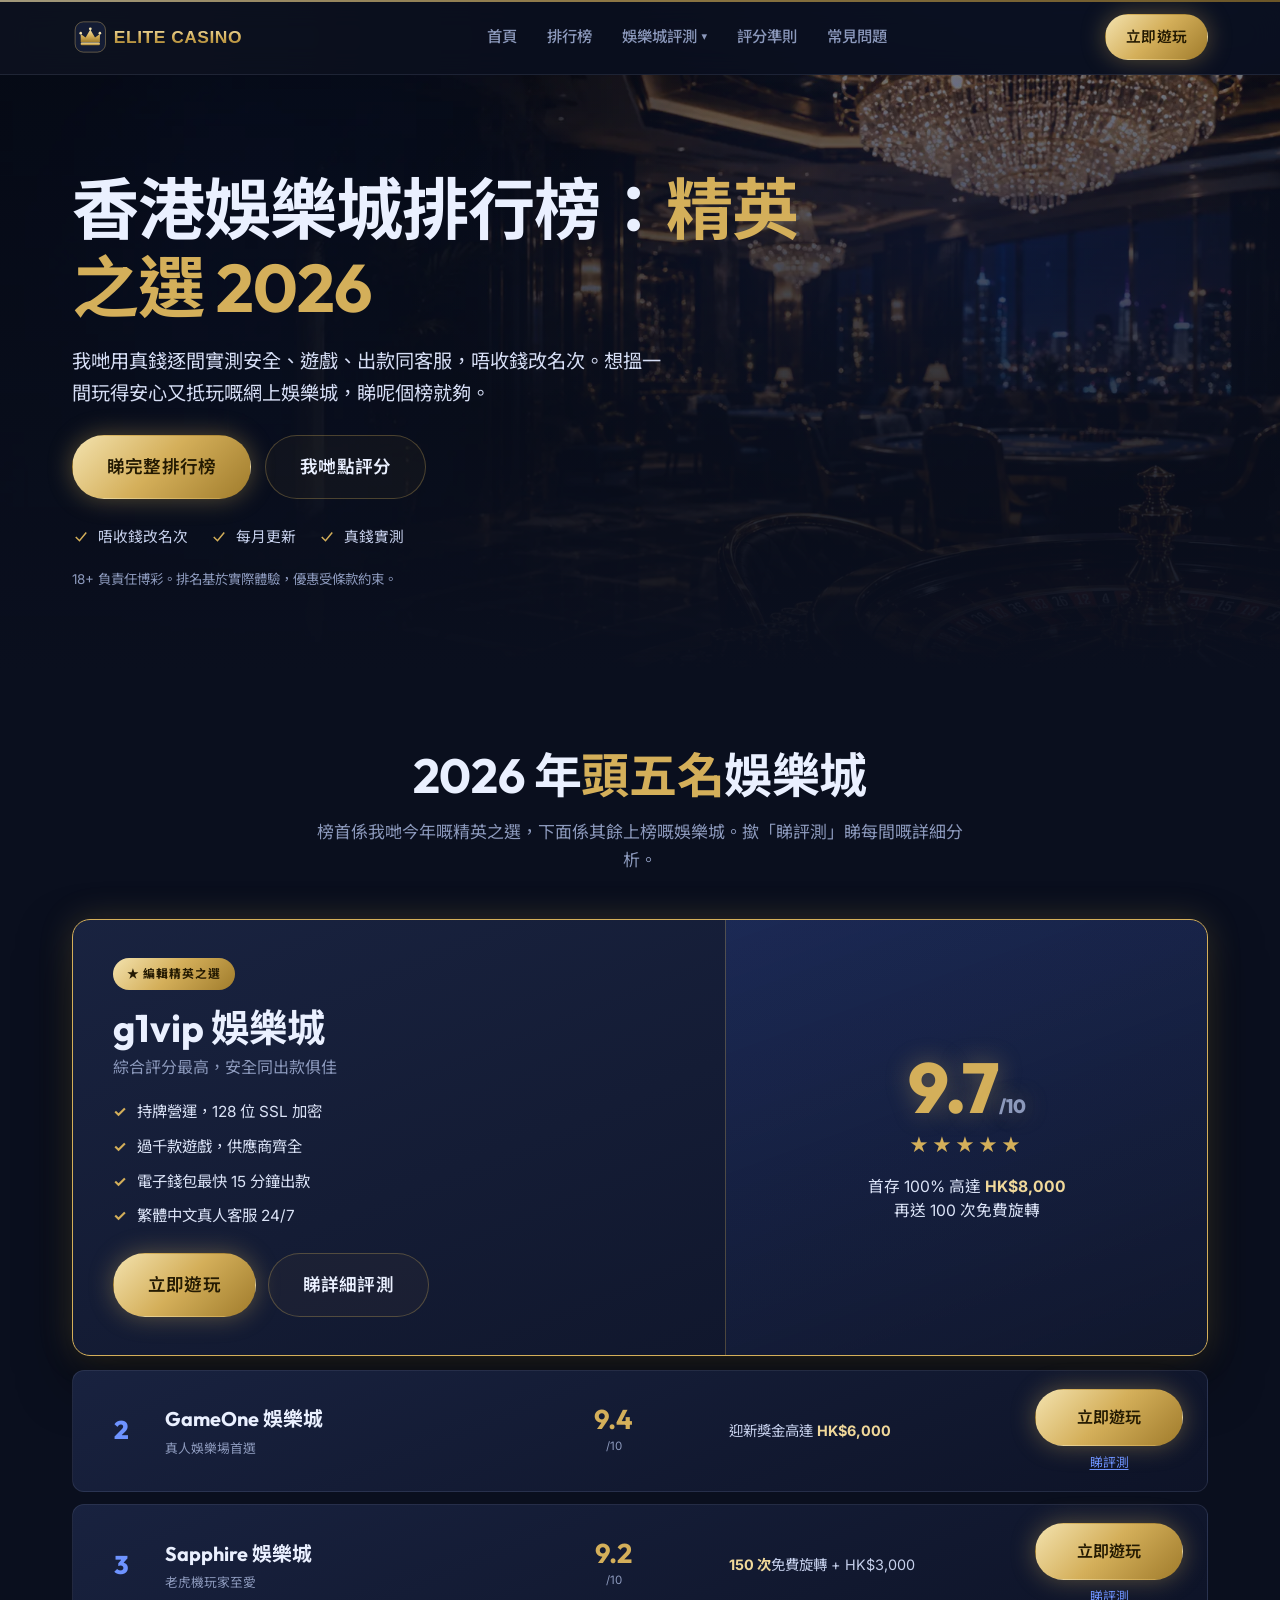
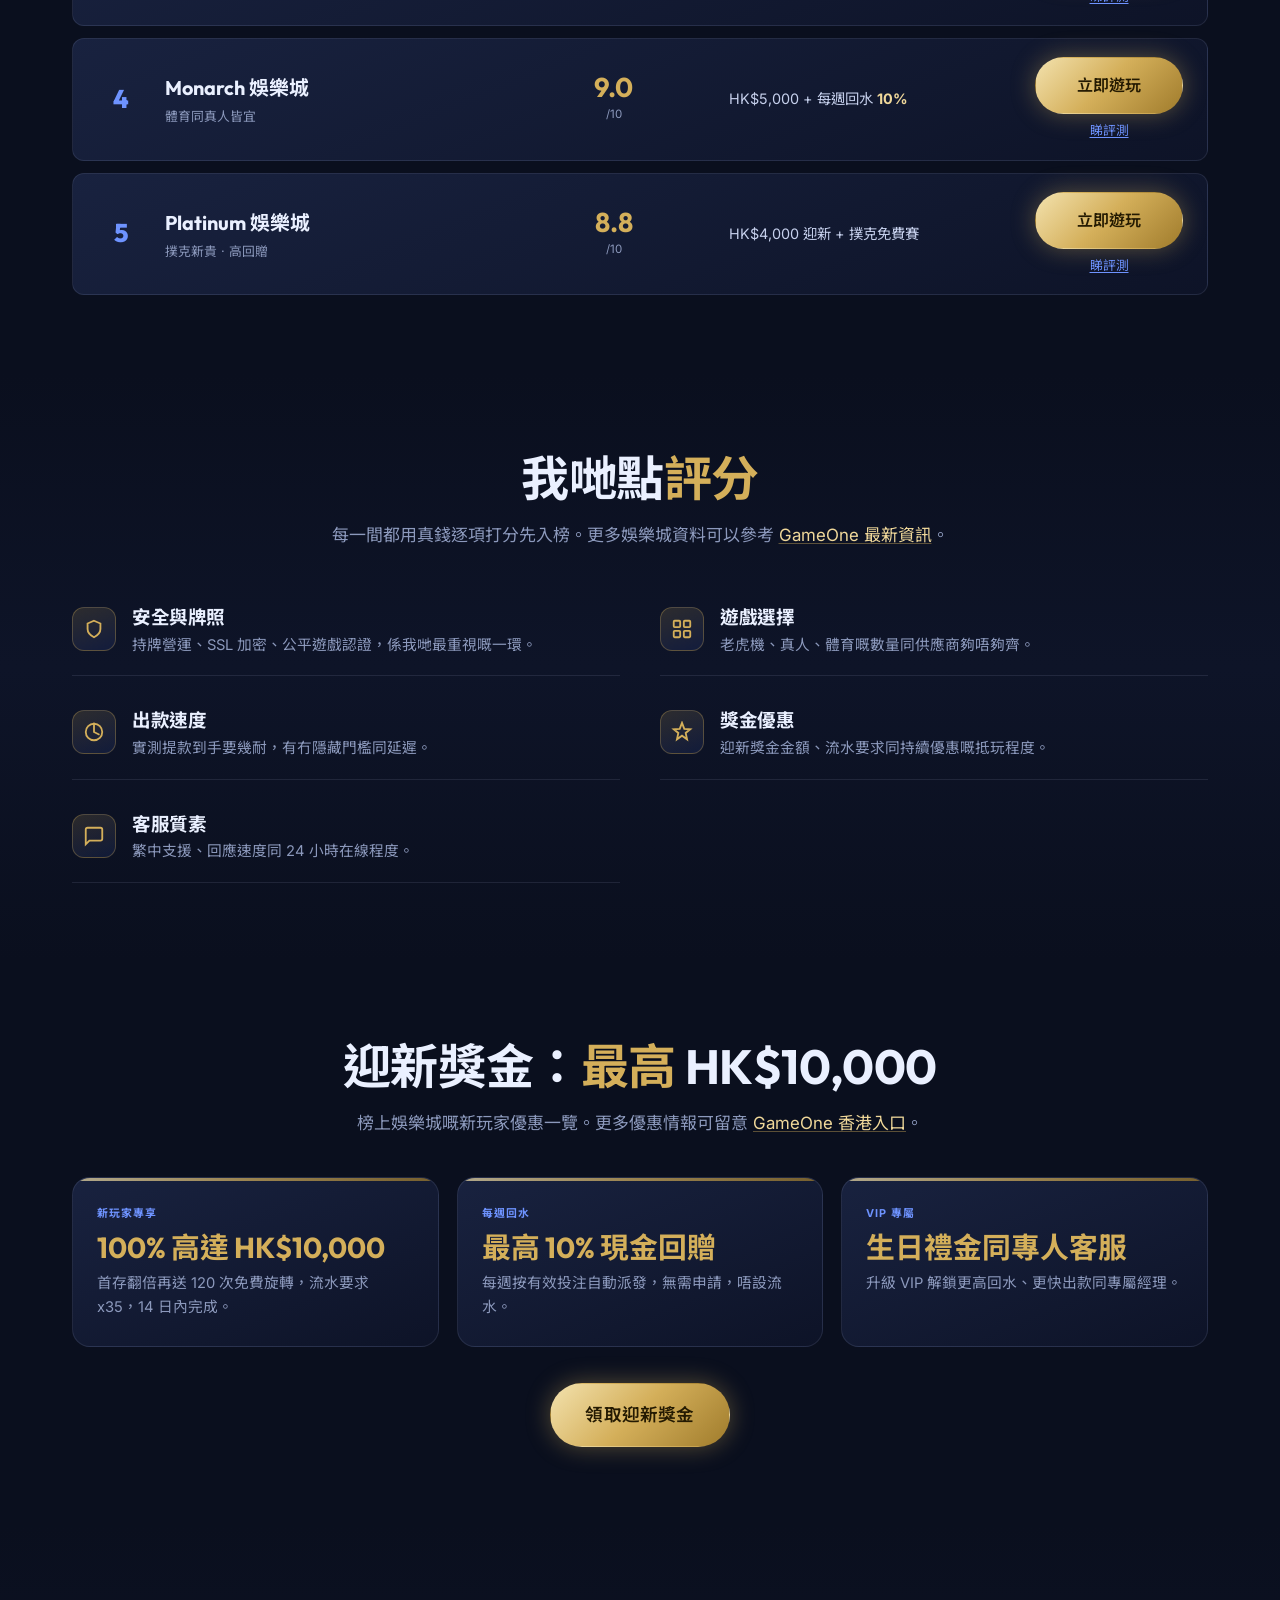
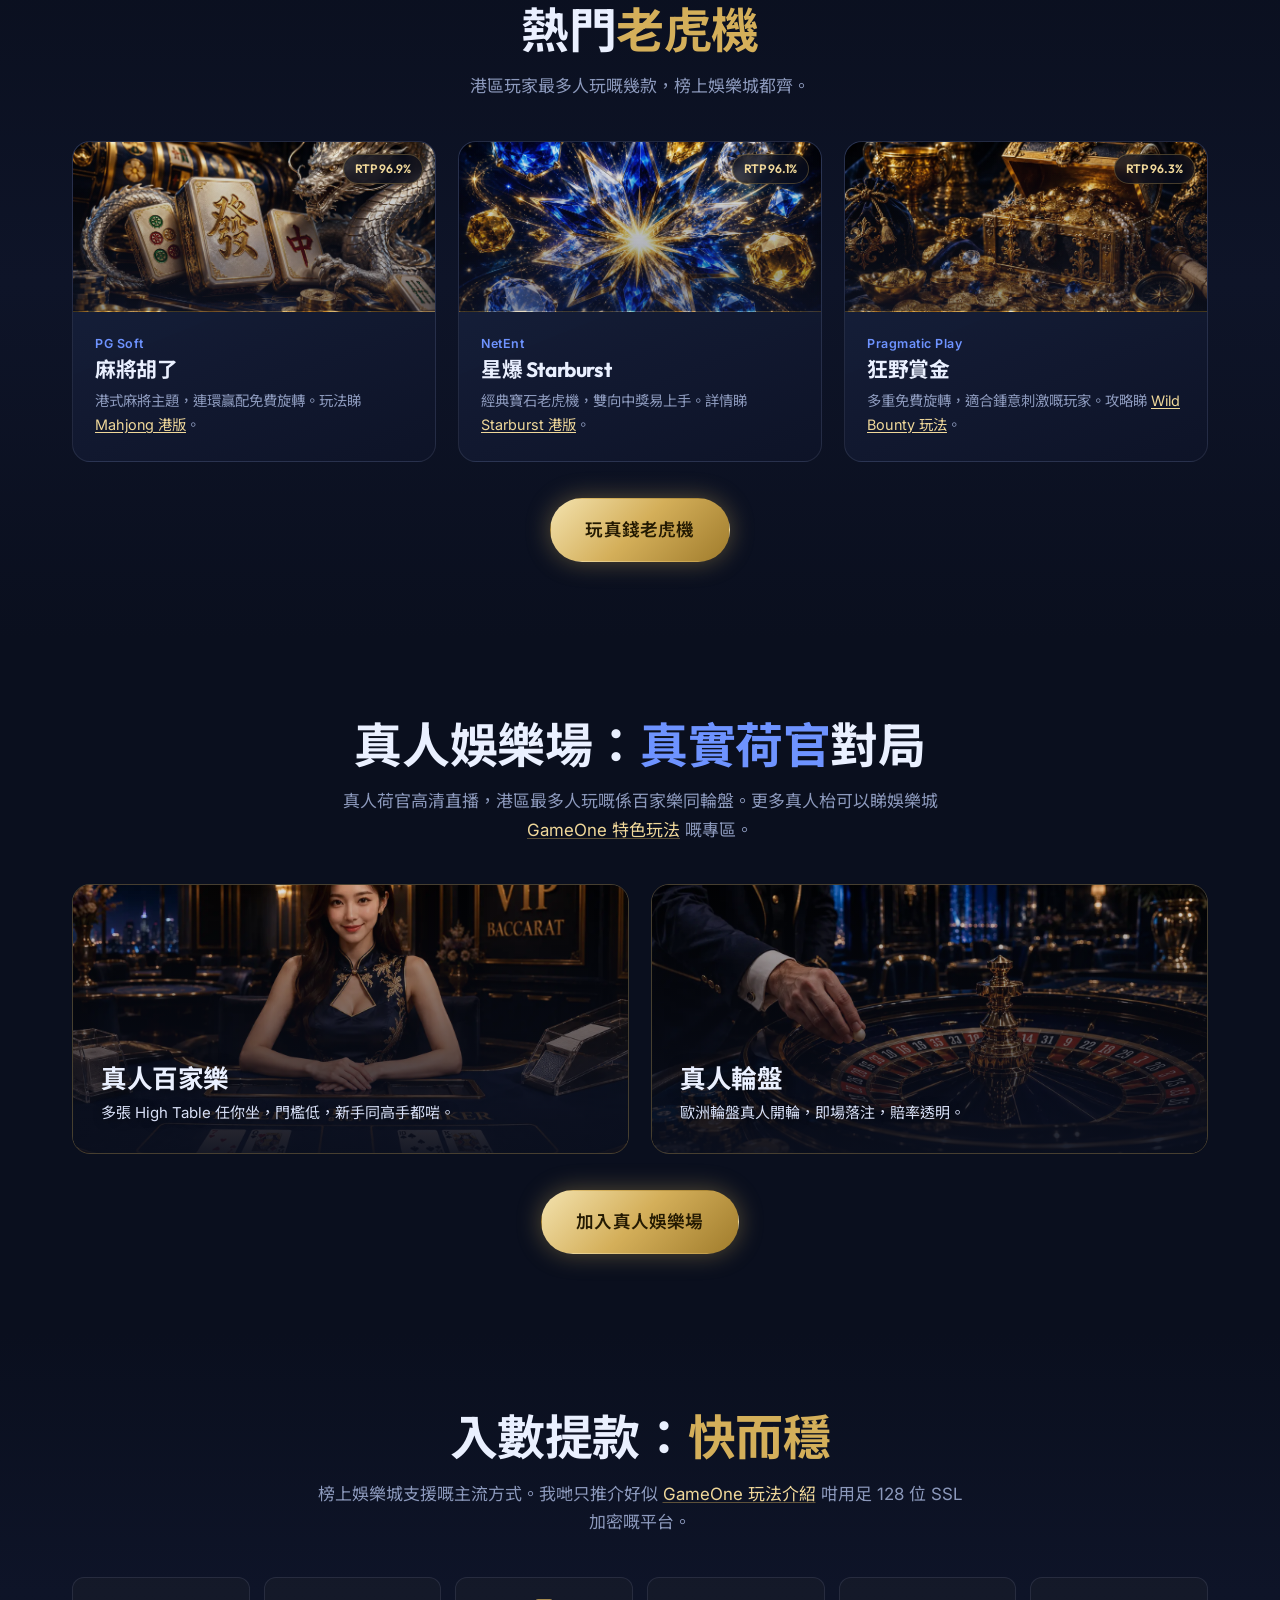
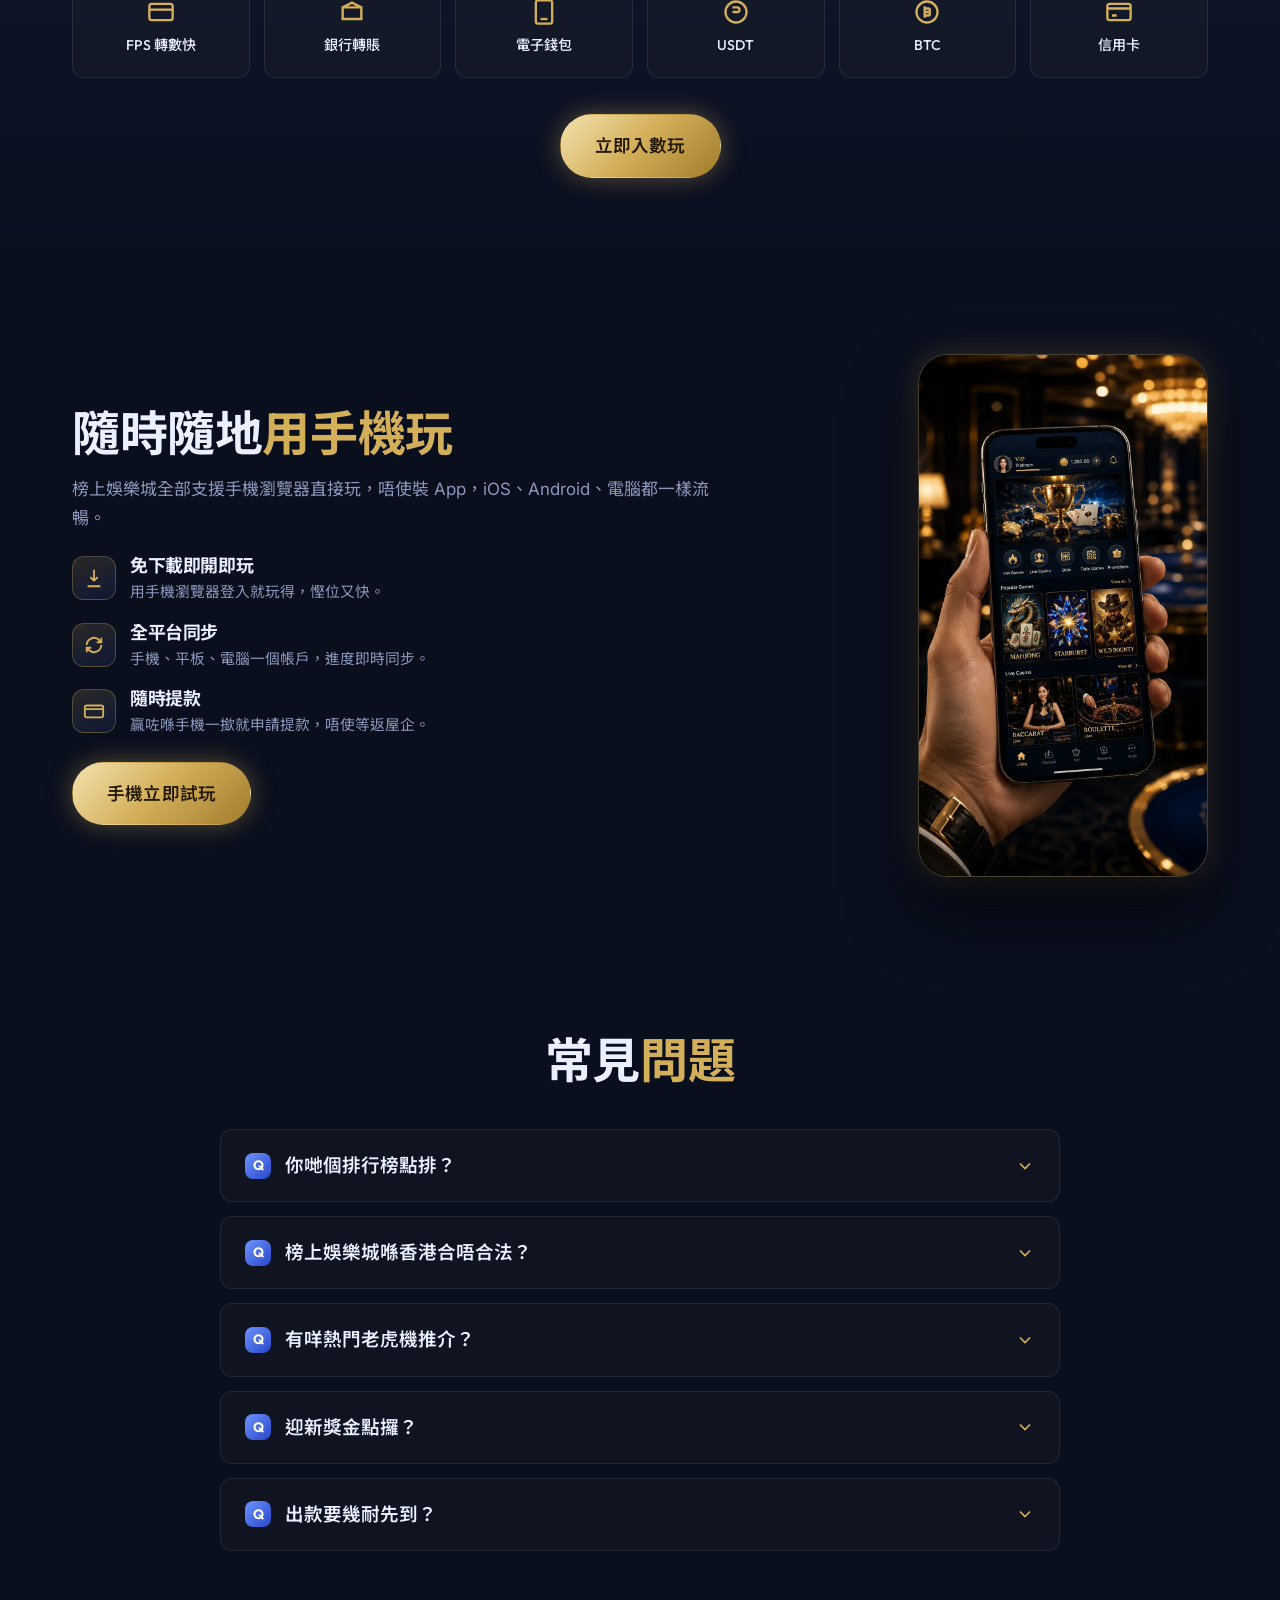
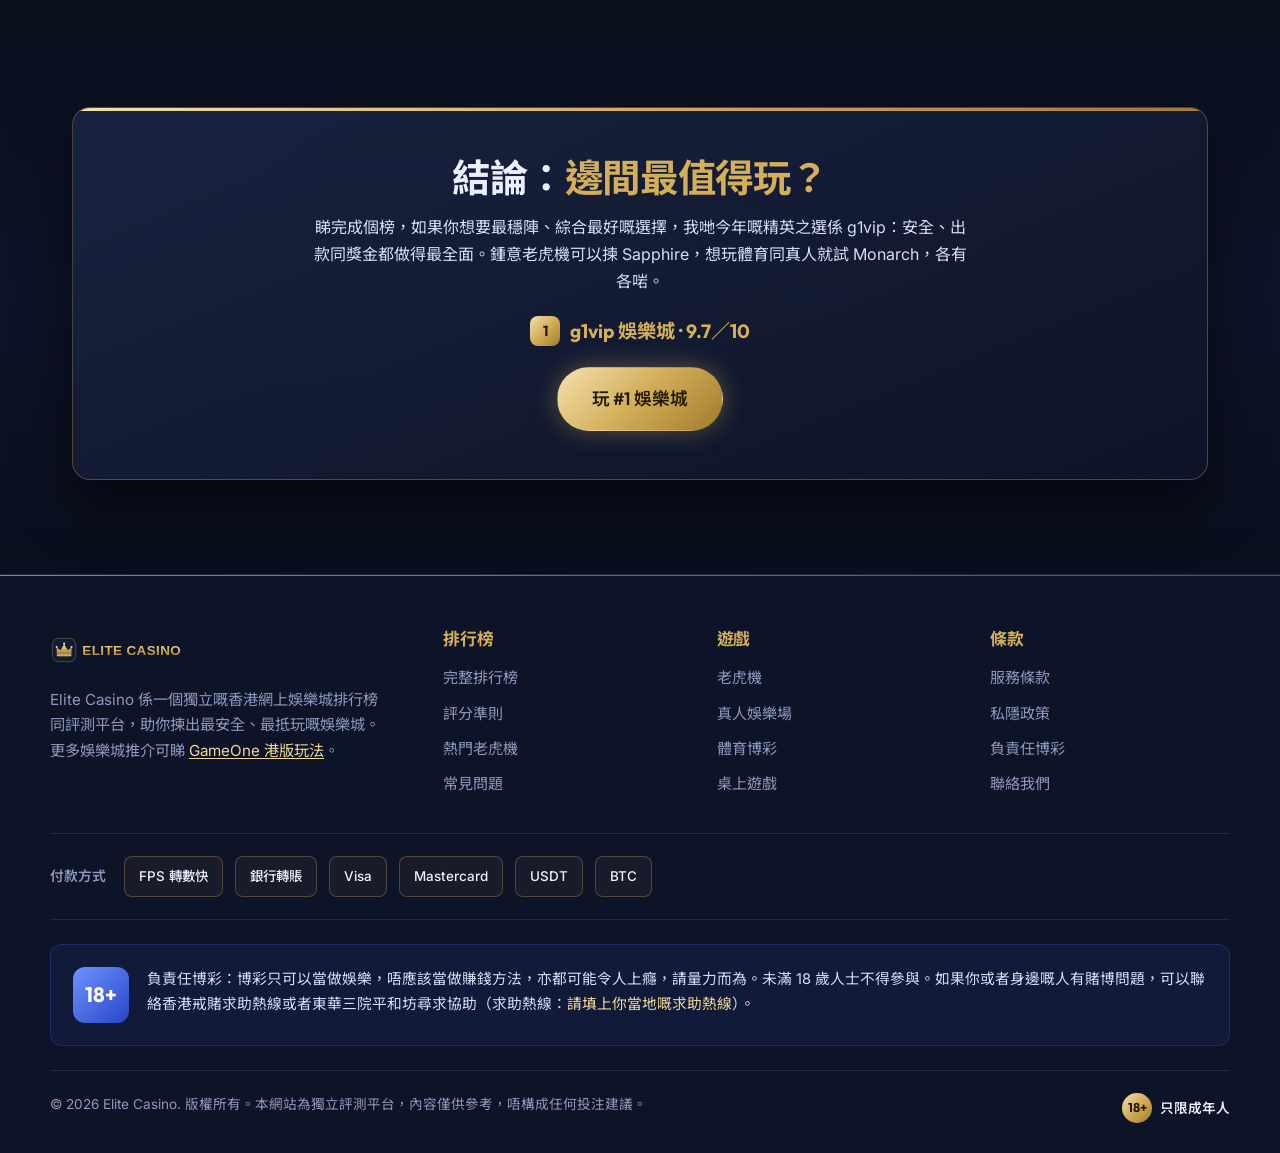
<file: index.html>
<!DOCTYPE html>
<html lang="zh-HK">
<head>
<meta charset="UTF-8">
<meta name="viewport" content="width=device-width, initial-scale=1.0">
<title>Elite Casino 香港娛樂城排行榜 2026｜實測評分 · 迎新獎金比較</title>
<meta name="description" content="Elite Casino 香港網上娛樂城排行榜：用真錢實測安全、遊戲、出款同獎金，揀出 2026 年最頂尖嘅頭五名娛樂城。FPS 轉數快即時入數，繁體中文客服。">
<meta name="keywords" content="香港娛樂城排行榜, 網上賭場推薦, 娛樂城比較, 老虎機, 真人娛樂場, 迎新獎金, Elite Casino">
<meta name="robots" content="index, follow">

<meta property="og:type" content="website">
<meta property="og:locale" content="zh_HK">
<meta property="og:title" content="Elite Casino 香港娛樂城排行榜 2026">
<meta property="og:description" content="用真錢實測香港網上娛樂城，逐項評分，揀出最頂尖嘅頭五名。">
<link rel="icon" type="image/svg+xml" href="favicon.svg">
<link rel="apple-touch-icon" href="favicon.svg">
<link rel="preconnect" href="https://fonts.googleapis.com">
<link rel="preconnect" href="https://fonts.gstatic.com" crossorigin>
<link href="https://fonts.googleapis.com/css2?family=Outfit:wght@400;500;600;700;800&family=Inter:wght@400;500;600&family=Noto+Sans+HK:wght@400;500;700;900&display=swap" rel="stylesheet">
<link rel="stylesheet" href="style.css">
</head>
<body>
<input type="checkbox" id="rev-modal" class="modal-toggle" hidden>

<!-- ============================ 1. HEADER ============================ -->
<header class="site-header">
  <div class="container">
    <nav class="nav">
      <a class="brand" href="#top" aria-label="Elite Casino 首頁"><img src="logo.svg" alt="Elite Casino 標誌" width="152" height="40"></a>
      <input type="checkbox" id="nav-toggle" class="nav-toggle" hidden>
      <label class="hamburger" for="nav-toggle" aria-label="開啟選單"><span></span><span></span><span></span></label>
      <ul class="nav-links">
        <li><a href="#top">首頁</a></li>
        <li><a href="#toplist">排行榜</a></li>
        <li><label class="nav-link-btn" for="rev-modal">娛樂城評測 <span class="caret">▾</span></label></li>
        <li><a href="#criteria">評分準則</a></li>
        <li><a href="#faq">常見問題</a></li>
      </ul>
      <div class="nav-cta"><a class="btn btn-gold" href="play-and-win/" target="_blank" rel="nofollow noopener">立即遊玩</a></div>
    </nav>
  </div>
</header>

<!-- ============================ 2. HERO ============================ -->
<section class="hero" id="top">
  <div class="container">
    <div class="hero-inner">
      <h1>香港娛樂城排行榜：<span class="g">精英之選 2026</span></h1>
      <p class="hero-sub">我哋用真錢逐間實測安全、遊戲、出款同客服，唔收錢改名次。想搵一間玩得安心又抵玩嘅網上娛樂城，睇呢個榜就夠。</p>
      <div class="hero-actions">
        <a class="btn btn-gold btn-lg" href="#toplist">睇完整排行榜</a>
        <a class="btn btn-outline btn-lg" href="#criteria">我哋點評分</a>
      </div>
      <div class="hero-trust">
        <span><svg viewBox="0 0 24 24" fill="none" stroke-width="2"><path d="m5 12 5 5 9-11"/></svg>唔收錢改名次</span>
        <span><svg viewBox="0 0 24 24" fill="none" stroke-width="2"><path d="m5 12 5 5 9-11"/></svg>每月更新</span>
        <span><svg viewBox="0 0 24 24" fill="none" stroke-width="2"><path d="m5 12 5 5 9-11"/></svg>真錢實測</span>
      </div>
      <p class="hero-fine">18+ 負責任博彩。排名基於實際體驗，優惠受條款約束。</p>
    </div>
  </div>
</section>

<!-- ============================ 3. TOPLIST: spotlight + list ============================ -->
<section class="section" id="toplist">
  <div class="container">
    <div class="head center">
      <h2 class="section-title">2026 年<span class="g">頭五名</span>娛樂城</h2>
      <p class="lead">榜首係我哋今年嘅精英之選，下面係其餘上榜嘅娛樂城。撳「睇評測」睇每間嘅詳細分析。</p>
    </div>

    <!-- #1 spotlight -->
    <div class="spotlight">
      <div class="sp-left">
        <span class="sp-badge">★ 編輯精英之選</span>
        <div class="sp-name">g1vip 娛樂城</div>
        <div class="sp-sub">綜合評分最高，安全同出款俱佳</div>
        <ul class="sp-feats">
          <li>持牌營運，128 位 SSL 加密</li>
          <li>過千款遊戲，供應商齊全</li>
          <li>電子錢包最快 15 分鐘出款</li>
          <li>繁體中文真人客服 24/7</li>
        </ul>
        <div class="sp-cta">
          <a class="btn btn-gold btn-lg" href="play-and-win/" target="_blank" rel="nofollow noopener">立即遊玩</a>
          <a class="btn btn-outline btn-lg" href="reviews/g1vip.html">睇詳細評測</a>
        </div>
      </div>
      <div class="sp-right">
        <div class="sp-score">9.7<small>/10</small></div>
        <div class="sp-stars">★★★★★</div>
        <div class="sp-bonus">首存 100% 高達 <b>HK$8,000</b><br>再送 100 次免費旋轉</div>
      </div>
    </div>

    <!-- #2-5 ranked list -->
    <div class="rank-list">
      <div class="rl-row">
        <div class="rl-rank">2</div>
        <div class="rl-name">GameOne 娛樂城<small>真人娛樂場首選</small></div>
        <div class="rl-rate"><b>9.4</b><small>/10</small></div>
        <div class="rl-bonus">迎新獎金高達 <b>HK$6,000</b></div>
        <div class="rl-cta"><a class="btn btn-gold" href="play-and-win/promotions/" target="_blank" rel="nofollow noopener">立即遊玩</a><a class="rev" href="reviews/gameone.html">睇評測</a></div>
      </div>
      <div class="rl-row">
        <div class="rl-rank">3</div>
        <div class="rl-name">Sapphire 娛樂城<small>老虎機玩家至愛</small></div>
        <div class="rl-rate"><b>9.2</b><small>/10</small></div>
        <div class="rl-bonus"><b>150 次</b>免費旋轉 + HK$3,000</div>
        <div class="rl-cta"><a class="btn btn-gold" href="play-and-win/slots/" target="_blank" rel="nofollow noopener">立即遊玩</a><a class="rev" href="reviews/sapphire.html">睇評測</a></div>
      </div>
      <div class="rl-row">
        <div class="rl-rank">4</div>
        <div class="rl-name">Monarch 娛樂城<small>體育同真人皆宜</small></div>
        <div class="rl-rate"><b>9.0</b><small>/10</small></div>
        <div class="rl-bonus">HK$5,000 + 每週回水 <b>10%</b></div>
        <div class="rl-cta"><a class="btn btn-gold" href="play-and-win/live/" target="_blank" rel="nofollow noopener">立即遊玩</a><a class="rev" href="reviews/monarch.html">睇評測</a></div>
      </div>
      <div class="rl-row">
        <div class="rl-rank">5</div>
        <div class="rl-name">Platinum 娛樂城<small>撲克新貴 · 高回贈</small></div>
        <div class="rl-rate"><b>8.8</b><small>/10</small></div>
        <div class="rl-bonus">HK$4,000 迎新 + 撲克免費賽</div>
        <div class="rl-cta"><a class="btn btn-gold" href="play-and-win/poker/" target="_blank" rel="nofollow noopener">立即遊玩</a><a class="rev" href="reviews/platinum.html">睇評測</a></div>
      </div>
    </div>
  </div>
</section>

<!-- ============================ 4. CRITERIA ============================ -->
<section class="section alt" id="criteria">
  <div class="container">
    <div class="head center">
      <h2 class="section-title">我哋點<span class="g">評分</span></h2>
      <p class="lead">每一間都用真錢逐項打分先入榜。更多娛樂城資料可以參考 <a href="https://gameone-hkg.com" target="_blank" rel="noopener">GameOne 最新資訊</a>。</p>
    </div>
    <div class="crit-cols">
      <div class="crit"><span class="ci"><svg viewBox="0 0 24 24" fill="none" stroke-width="2"><path d="M12 3l7 3v6c0 4-3 7-7 9-4-2-7-5-7-9V6z"/></svg></span><div><h3>安全與牌照</h3><p>持牌營運、SSL 加密、公平遊戲認證，係我哋最重視嘅一環。</p></div></div>
      <div class="crit"><span class="ci"><svg viewBox="0 0 24 24" fill="none" stroke-width="2"><rect x="3" y="3" width="7" height="7" rx="1"/><rect x="14" y="3" width="7" height="7" rx="1"/><rect x="3" y="14" width="7" height="7" rx="1"/><rect x="14" y="14" width="7" height="7" rx="1"/></svg></span><div><h3>遊戲選擇</h3><p>老虎機、真人、體育嘅數量同供應商夠唔夠齊。</p></div></div>
      <div class="crit"><span class="ci"><svg viewBox="0 0 24 24" fill="none" stroke-width="2"><path d="M12 2v10l6 3"/><circle cx="12" cy="12" r="9"/></svg></span><div><h3>出款速度</h3><p>實測提款到手要幾耐，有冇隱藏門檻同延遲。</p></div></div>
      <div class="crit"><span class="ci"><svg viewBox="0 0 24 24" fill="none" stroke-width="2"><path d="M12 2l2.5 6.5L21 9l-5 4 1.5 7L12 16l-5.5 4L8 13 3 9l6.5-.5z"/></svg></span><div><h3>獎金優惠</h3><p>迎新獎金金額、流水要求同持續優惠嘅抵玩程度。</p></div></div>
      <div class="crit"><span class="ci"><svg viewBox="0 0 24 24" fill="none" stroke-width="2"><path d="M21 15a2 2 0 0 1-2 2H7l-4 4V5a2 2 0 0 1 2-2h14a2 2 0 0 1 2 2z"/></svg></span><div><h3>客服質素</h3><p>繁中支援、回應速度同 24 小時在線程度。</p></div></div>
    </div>
  </div>
</section>

<!-- ============================ 5. BONUSES ============================ -->
<section class="section">
  <div class="container">
    <div class="head center">
      <h2 class="section-title">迎新獎金：<span class="g">最高</span> HK$10,000</h2>
      <p class="lead">榜上娛樂城嘅新玩家優惠一覽。更多優惠情報可留意 <a href="https://gameone-play.com" target="_blank" rel="noopener">GameOne 香港入口</a>。</p>
    </div>
    <div class="bonus-list">
      <div class="bcard"><div class="bt">新玩家專享</div><div class="bv">100% 高達 HK$10,000</div><p>首存翻倍再送 120 次免費旋轉，流水要求 x35，14 日內完成。</p></div>
      <div class="bcard"><div class="bt">每週回水</div><div class="bv">最高 10% 現金回贈</div><p>每週按有效投注自動派發，無需申請，唔設流水。</p></div>
      <div class="bcard"><div class="bt">VIP 專屬</div><div class="bv">生日禮金同專人客服</div><p>升級 VIP 解鎖更高回水、更快出款同專屬經理。</p></div>
    </div>
    <div class="section-cta"><a class="btn btn-gold btn-lg" href="play-and-win/promotions/" target="_blank" rel="nofollow noopener">領取迎新獎金</a></div>
  </div>
</section>

<!-- ============================ 6. SLOTS ============================ -->
<section class="section alt" id="slots">
  <div class="container">
    <div class="head center">
      <h2 class="section-title">熱門<span class="g">老虎機</span></h2>
      <p class="lead">港區玩家最多人玩嘅幾款，榜上娛樂城都齊。</p>
    </div>
    <div class="slot-grid">
      <div class="scard s1">
        <div class="thumb"><span class="rtp">RTP 96.9%</span></div>
        <div class="body"><div class="prov">PG Soft</div><h3>麻將胡了</h3><p>港式麻將主題，連環贏配免費旋轉。玩法睇 <a href="https://mahjong-hongkong.com" target="_blank" rel="noopener">Mahjong 港版</a>。</p></div>
      </div>
      <div class="scard s2">
        <div class="thumb"><span class="rtp">RTP 96.1%</span></div>
        <div class="body"><div class="prov">NetEnt</div><h3>星爆 Starburst</h3><p>經典寶石老虎機，雙向中獎易上手。詳情睇 <a href="https://starbursthg.com" target="_blank" rel="noopener">Starburst 港版</a>。</p></div>
      </div>
      <div class="scard s3">
        <div class="thumb"><span class="rtp">RTP 96.3%</span></div>
        <div class="body"><div class="prov">Pragmatic Play</div><h3>狂野賞金</h3><p>多重免費旋轉，適合鍾意刺激嘅玩家。攻略睇 <a href="https://wildbountyshowdown-hongkong.com" target="_blank" rel="noopener">Wild Bounty 玩法</a>。</p></div>
      </div>
    </div>
    <div class="section-cta"><a class="btn btn-gold btn-lg" href="play-and-win/slots/" target="_blank" rel="nofollow noopener">玩真錢老虎機</a></div>
  </div>
</section>

<!-- ============================ 7. LIVE ============================ -->
<section class="section">
  <div class="container">
    <div class="head center">
      <h2 class="section-title">真人娛樂場：<span class="b">真實荷官</span>對局</h2>
      <p class="lead">真人荷官高清直播，港區最多人玩嘅係百家樂同輪盤。更多真人枱可以睇娛樂城 <a href="https://gameone-hongkong.com" target="_blank" rel="noopener">GameOne 特色玩法</a> 嘅專區。</p>
    </div>
    <div class="live-grid">
      <div class="live baccarat"><h3>真人百家樂</h3><p>多張 High Table 任你坐，門檻低，新手同高手都啱。</p></div>
      <div class="live roulette"><h3>真人輪盤</h3><p>歐洲輪盤真人開輪，即場落注，賠率透明。</p></div>
    </div>
    <div class="section-cta"><a class="btn btn-gold btn-lg" href="play-and-win/live/" target="_blank" rel="nofollow noopener">加入真人娛樂場</a></div>
  </div>
</section>

<!-- ============================ 8. PAYMENTS ============================ -->
<section class="section alt">
  <div class="container">
    <div class="head center">
      <h2 class="section-title">入數提款：<span class="g">快而穩</span></h2>
      <p class="lead">榜上娛樂城支援嘅主流方式。我哋只推介好似 <a href="https://gameone-hong-kong.com" target="_blank" rel="noopener">GameOne 玩法介紹</a> 咁用足 128 位 SSL 加密嘅平台。</p>
    </div>
    <div class="pay-grid">
      <div class="pchip"><svg viewBox="0 0 24 24" fill="none" stroke-width="2"><rect x="2" y="5" width="20" height="14" rx="2"/><path d="M2 10h20"/></svg><span>FPS 轉數快</span></div>
      <div class="pchip"><svg viewBox="0 0 24 24" fill="none" stroke-width="2"><path d="M4 8h16v10H4zM4 8l8-4 8 4"/></svg><span>銀行轉賬</span></div>
      <div class="pchip"><svg viewBox="0 0 24 24" fill="none" stroke-width="2"><rect x="5" y="2" width="14" height="20" rx="2"/><path d="M9 18h6"/></svg><span>電子錢包</span></div>
      <div class="pchip"><svg viewBox="0 0 24 24" fill="none" stroke-width="2"><circle cx="12" cy="12" r="9"/><path d="M9 8h4a2 2 0 0 1 0 4H9m0 0h5"/></svg><span>USDT</span></div>
      <div class="pchip"><svg viewBox="0 0 24 24" fill="none" stroke-width="2"><circle cx="12" cy="12" r="9"/><path d="M10 7v10M9 9h4a1.5 1.5 0 0 1 0 3H9m0 0h4a1.5 1.5 0 0 1 0 3H9"/></svg><span>BTC</span></div>
      <div class="pchip"><svg viewBox="0 0 24 24" fill="none" stroke-width="2"><rect x="2" y="5" width="20" height="14" rx="2"/><path d="M2 9h20M6 15h4"/></svg><span>信用卡</span></div>
    </div>
    <div class="section-cta"><a class="btn btn-gold btn-lg" href="play-and-win/poker/" target="_blank" rel="nofollow noopener">立即入數玩</a></div>
  </div>
</section>

<!-- ============================ 8B. MOBILE ============================ -->
<section class="section" id="mobile">
  <div class="container">
    <div class="app-wrap">
      <div>
        <h2 class="section-title">隨時隨地<span class="g">用手機玩</span></h2>
        <p class="lead">榜上娛樂城全部支援手機瀏覽器直接玩，唔使裝 App，iOS、Android、電腦都一樣流暢。</p>
        <div class="app-points">
          <div class="app-point"><span class="ic"><svg viewBox="0 0 24 24" fill="none" stroke-width="2"><path d="M12 3v12m0 0l-4-4m4 4l4-4M5 21h14"/></svg></span><div><h3>免下載即開即玩</h3><p>用手機瀏覽器登入就玩得，慳位又快。</p></div></div>
          <div class="app-point"><span class="ic"><svg viewBox="0 0 24 24" fill="none" stroke-width="2"><path d="M4 12a8 8 0 0 1 13-6l3 3m0-5v5h-5M20 12a8 8 0 0 1-13 6l-3-3m0 5v-5h5"/></svg></span><div><h3>全平台同步</h3><p>手機、平板、電腦一個帳戶，進度即時同步。</p></div></div>
          <div class="app-point"><span class="ic"><svg viewBox="0 0 24 24" fill="none" stroke-width="2"><rect x="2" y="6" width="20" height="13" rx="2"/><path d="M16 12h.01M2 10h20"/></svg></span><div><h3>隨時提款</h3><p>贏咗喺手機一撳就申請提款，唔使等返屋企。</p></div></div>
        </div>
        <a class="btn btn-gold btn-lg" href="play-and-win/" target="_blank" rel="nofollow noopener">手機立即試玩</a>
      </div>
      <div class="app-photo">
        <img src="images/mobile-app.webp" alt="手機顯示娛樂城遊戲大廳" width="300" height="600" loading="lazy">
      </div>
    </div>
  </div>
</section>

<!-- ============================ 9. FAQ ============================ -->
<section class="section" id="faq">
  <div class="container">
    <div class="head center">
      <h2 class="section-title">常見<span class="g">問題</span></h2>
    </div>
    <div class="faq-list">
      <details class="faq-item">
        <summary><span class="q">Q</span>你哋個排行榜點排？<svg class="chev" viewBox="0 0 24 24" fill="none" stroke-width="2"><path d="m6 9 6 6 6-6"/></svg></summary>
        <div class="faq-body">每間娛樂城我哋用真錢實測安全、遊戲、出款、獎金同客服五方面，逐項打分再排名次，每月更新一次。</div>
      </details>
      <details class="faq-item">
        <summary><span class="q">Q</span>榜上娛樂城喺香港合唔合法？<svg class="chev" viewBox="0 0 24 24" fill="none" stroke-width="2"><path d="m6 9 6 6 6-6"/></svg></summary>
        <div class="faq-body">榜上平台多數持離岸牌照（例如 Anjouan）合法營運。玩家有責任了解自己所在地區嘅相關法例，量力而為。</div>
      </details>
      <details class="faq-item">
        <summary><span class="q">Q</span>有咩熱門老虎機推介？<svg class="chev" viewBox="0 0 24 24" fill="none" stroke-width="2"><path d="m6 9 6 6 6-6"/></svg></summary>
        <div class="faq-body">港區玩家好鍾意 <a href="https://mahjonghg.com" target="_blank" rel="noopener">Mahjong 玩法</a> 同 <a href="https://starburst-hongkong.com" target="_blank" rel="noopener">Starburst 玩法</a> 呢類遊戲，兩款喺榜上娛樂城都玩到。</div>
      </details>
      <details class="faq-item">
        <summary><span class="q">Q</span>迎新獎金點攞？<svg class="chev" viewBox="0 0 24 24" fill="none" stroke-width="2"><path d="m6 9 6 6 6-6"/></svg></summary>
        <div class="faq-body">揀好娛樂城、完成首次存款，系統會自動派發首存獎金，流水達標即可提款。每間比例同上限唔同，落注前睇清楚條款。</div>
      </details>
      <details class="faq-item">
        <summary><span class="q">Q</span>出款要幾耐先到？<svg class="chev" viewBox="0 0 24 24" fill="none" stroke-width="2"><path d="m6 9 6 6 6-6"/></svg></summary>
        <div class="faq-body">電子錢包同加密貨幣最快 15 分鐘到手，銀行轉賬一般 1 至 3 個工作天。首次提款可能要做身份核實。</div>
      </details>
    </div>
  </div>
</section>

<!-- ============================ 9B. CONCLUSION ============================ -->
<section class="section alt">
  <div class="container">
    <div class="conclusion">
      <h2>結論：<span class="g">邊間最值得玩？</span></h2>
      <p>睇完成個榜，如果你想要最穩陣、綜合最好嘅選擇，我哋今年嘅精英之選係 g1vip：安全、出款同獎金都做得最全面。鍾意老虎機可以揀 Sapphire，想玩體育同真人就試 Monarch，各有各啱。</p>
      <div class="pick"><span class="n">1</span> g1vip 娛樂城 · 9.7／10</div>
      <div><a class="btn btn-gold btn-lg" href="play-and-win/" target="_blank" rel="nofollow noopener">玩 #1 娛樂城</a></div>
    </div>
  </div>
</section>

<!-- ============================ 10. FOOTER ============================ -->
<footer class="site-footer">
  <div class="container footer-inner">
    <div class="footer-top">
      <div class="footer-brand">
        <img src="logo.svg" alt="Elite Casino 標誌" width="152" height="42">
        <p>Elite Casino 係一個獨立嘅香港網上娛樂城排行榜同評測平台，助你揀出最安全、最抵玩嘅娛樂城。更多娛樂城推介可睇 <a href="https://gameonehkg.com" target="_blank" rel="noopener">GameOne 港版玩法</a>。</p>
      </div>
      <div class="footer-col"><h4>排行榜</h4><a href="#toplist">完整排行榜</a><a href="#criteria">評分準則</a><a href="#slots">熱門老虎機</a><a href="#faq">常見問題</a></div>
      <div class="footer-col"><h4>遊戲</h4><a href="#slots">老虎機</a><a href="#">真人娛樂場</a><a href="#">體育博彩</a><a href="#">桌上遊戲</a></div>
      <div class="footer-col"><h4>條款</h4><a href="#">服務條款</a><a href="#">私隱政策</a><a href="#">負責任博彩</a><a href="#">聯絡我們</a></div>
    </div>
    <div class="footer-pay">
      <span class="lbl">付款方式</span>
      <span class="pay-badge">FPS 轉數快</span><span class="pay-badge">銀行轉賬</span><span class="pay-badge">Visa</span><span class="pay-badge">Mastercard</span><span class="pay-badge">USDT</span><span class="pay-badge">BTC</span>
    </div>
    <div class="rg-block">
      <span class="rg-badge">18+</span>
      <p>負責任博彩：博彩只可以當做娛樂，唔應該當做賺錢方法，亦都可能令人上癮，請量力而為。未滿 18 歲人士不得參與。如果你或者身邊嘅人有賭博問題，可以聯絡香港戒賭求助熱線或者東華三院平和坊尋求協助（求助熱線：<a href="#">請填上你當地嘅求助熱線</a>）。</p>
    </div>
    <div class="footer-legal">
      <span>© 2026 Elite Casino. 版權所有。本網站為獨立評測平台，內容僅供參考，唔構成任何投注建議。</span>
      <span class="b18"><span class="n">18+</span>只限成年人</span>
    </div>
  </div>
</footer>

<!-- ============================ CASINO REVIEWS MODAL ============================ -->
<div class="modal-overlay">
  <label class="modal-backdrop" for="rev-modal" aria-label="關閉"></label>
  <div class="modal-box">
    <label class="modal-close" for="rev-modal" aria-label="關閉">✕</label>
    <h3>娛樂城評測一覽</h3>
    <p class="msub">撳入去睇每間嘅詳細評測同評分。</p>
    <div class="modal-list">
      <a class="modal-row top" href="reviews/g1vip.html"><span class="mr-rank">1</span><span class="mr-name">g1vip 娛樂城<small>精英之選</small></span><span class="mr-score">9.7</span><span class="mr-go">睇評測</span></a>
      <a class="modal-row" href="reviews/gameone.html"><span class="mr-rank">2</span><span class="mr-name">GameOne 娛樂城<small>真人首選</small></span><span class="mr-score">9.4</span><span class="mr-go">睇評測</span></a>
      <a class="modal-row" href="reviews/sapphire.html"><span class="mr-rank">3</span><span class="mr-name">Sapphire 娛樂城<small>老虎機至愛</small></span><span class="mr-score">9.2</span><span class="mr-go">睇評測</span></a>
      <a class="modal-row" href="reviews/monarch.html"><span class="mr-rank">4</span><span class="mr-name">Monarch 娛樂城<small>體育同真人</small></span><span class="mr-score">9.0</span><span class="mr-go">睇評測</span></a>
      <a class="modal-row" href="reviews/platinum.html"><span class="mr-rank">5</span><span class="mr-name">Platinum 娛樂城<small>撲克新貴</small></span><span class="mr-score">8.8</span><span class="mr-go">睇評測</span></a>
    </div>
  </div>
</div>

</body>
</html>
</file>
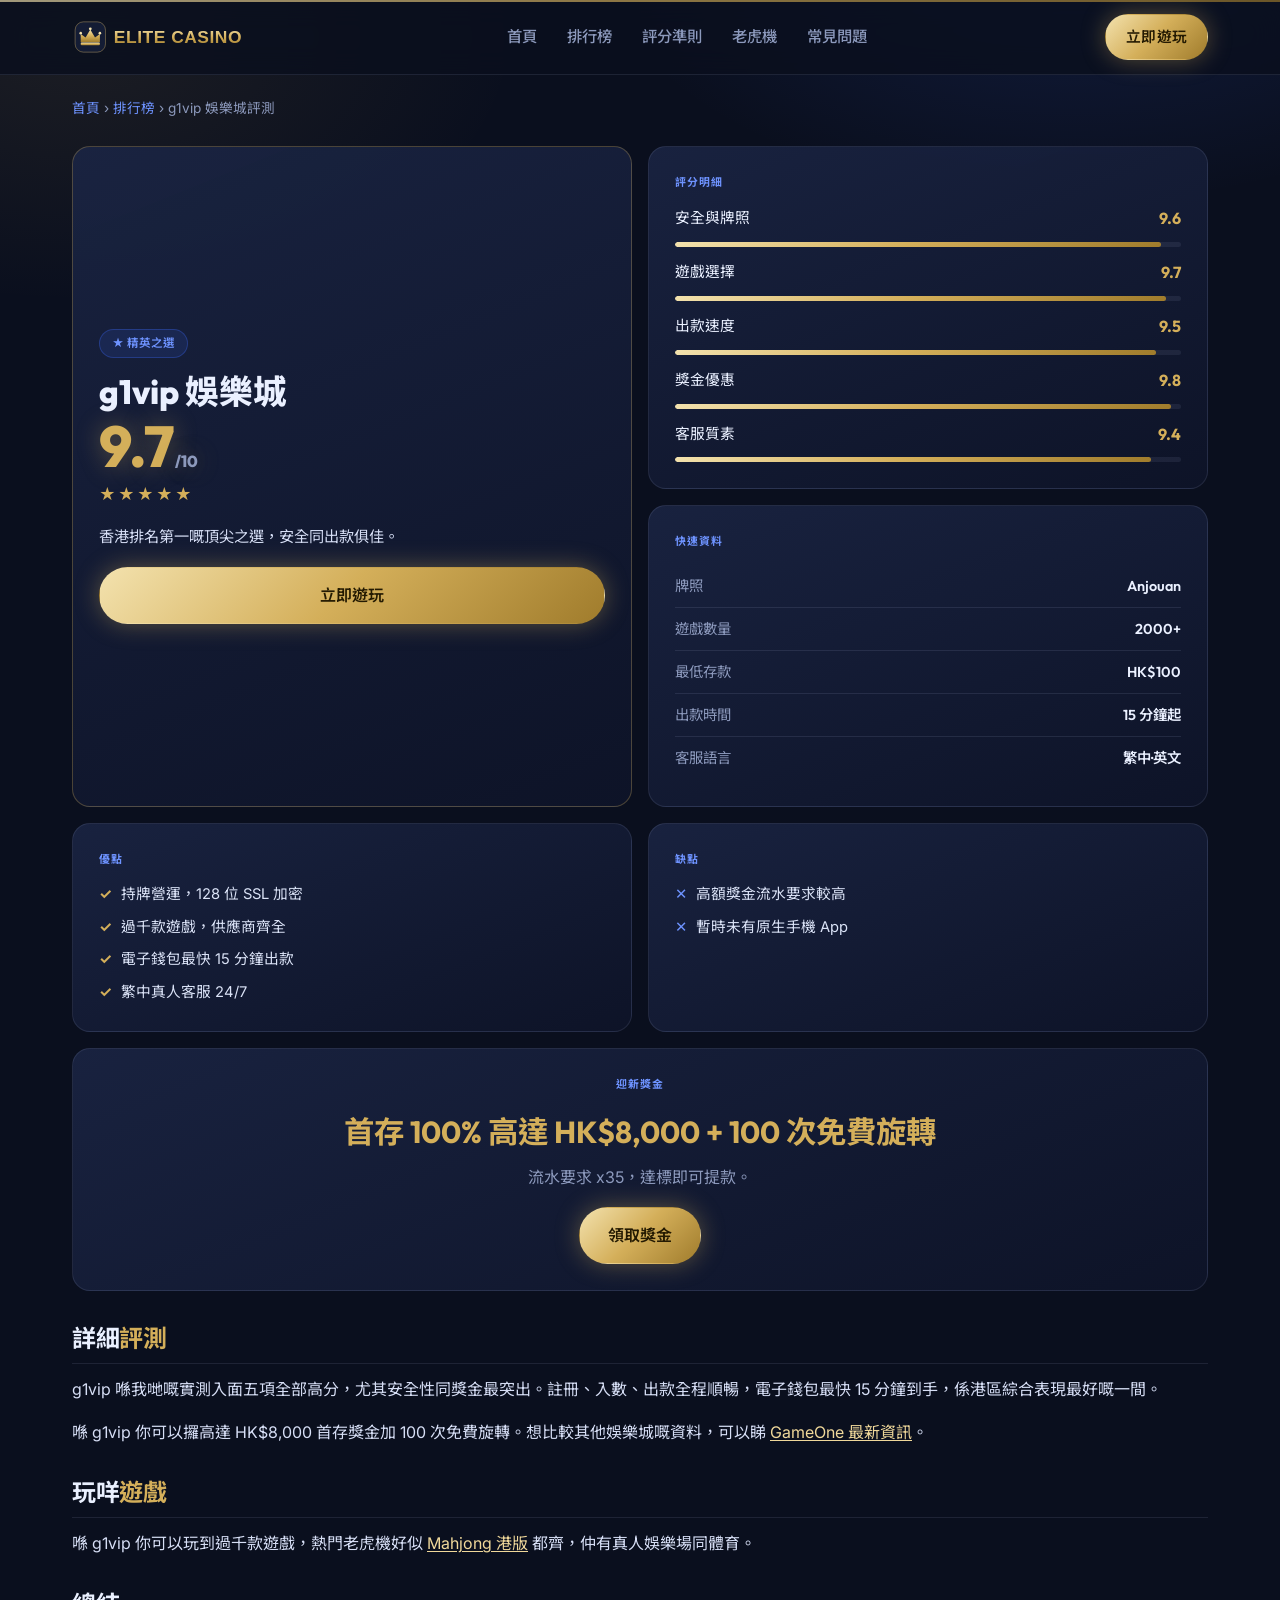
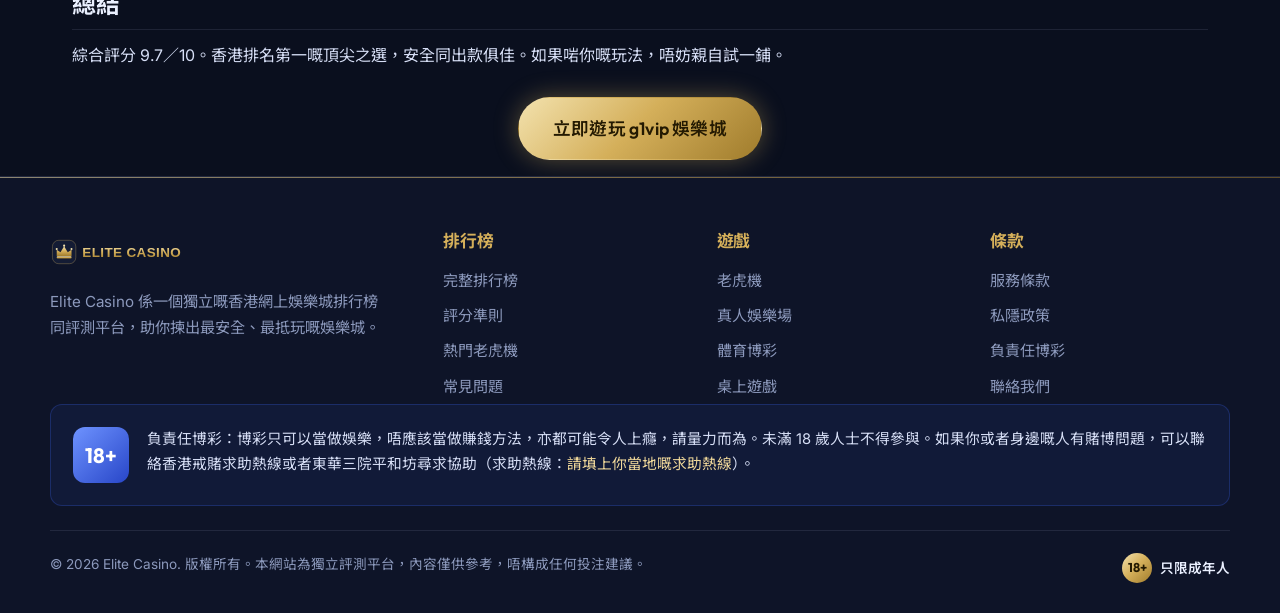
<file: reviews/g1vip.html>
<!DOCTYPE html>
<html lang="zh-HK">
<head>
<meta charset="UTF-8">
<meta name="viewport" content="width=device-width, initial-scale=1.0">
<title>g1vip 娛樂城評測 2026｜評分 9.7／10 · 獎金同出款實測</title>
<meta name="description" content="g1vip 娛樂城評測：香港排名第一嘅頂尖之選，安全同出款俱佳。整體評分 9.7／10。評分、快速資料、優點缺點、迎新獎金同可玩遊戲一覽。">
<meta name="robots" content="index, follow">
<link rel="icon" type="image/svg+xml" href="../favicon.svg">
<link rel="preconnect" href="https://fonts.googleapis.com"><link rel="preconnect" href="https://fonts.gstatic.com" crossorigin><link href="https://fonts.googleapis.com/css2?family=Outfit:wght@400;500;600;700;800&family=Inter:wght@400;500;600&family=Noto+Sans+HK:wght@400;500;700;900&display=swap" rel="stylesheet">
<link rel="stylesheet" href="../style.css">
</head>
<body>
<header class="site-header"><div class="container"><nav class="nav">
      <a class="brand" href="../index.html" aria-label="Elite Casino 首頁"><img src="../logo.svg" alt="Elite Casino 標誌" width="152" height="40"></a>
      <input type="checkbox" id="nav-toggle" class="nav-toggle" hidden>
      <label class="hamburger" for="nav-toggle" aria-label="開啟選單"><span></span><span></span><span></span></label>
      <ul class="nav-links"><li><a href="../index.html#top">首頁</a></li><li><a href="../index.html#toplist">排行榜</a></li><li><a href="../index.html#criteria">評分準則</a></li><li><a href="../index.html#slots">老虎機</a></li><li><a href="../index.html#faq">常見問題</a></li></ul>
      <div class="nav-cta"><a class="btn btn-gold" href="../play-and-win/" target="_blank" rel="nofollow noopener">立即遊玩</a></div>
    </nav></div></header>
<div class="container">
  <div class="breadcrumb"><a href="../index.html">首頁</a> › <a href="../index.html#toplist">排行榜</a> › g1vip 娛樂城評測</div>

  <div class="bento">
    <div class="tile verdict">
      <span class="rb">★ 精英之選</span>
      <div class="nm">g1vip 娛樂城</div>
      <div class="sc">9.7<small>/10</small></div>
      <div class="stars">★★★★★</div>
      <p>香港排名第一嘅頂尖之選，安全同出款俱佳。</p>
      <a class="btn btn-gold" href="../play-and-win/" target="_blank" rel="nofollow noopener">立即遊玩</a>
    </div>
    <div class="tile score"><div class="th">評分明細</div><div class="sc-rows"><div class="r"><span class="n">安全與牌照</span><span class="v">9.6</span><div class="bar"><i style="width:96.0%"></i></div></div><div class="r"><span class="n">遊戲選擇</span><span class="v">9.7</span><div class="bar"><i style="width:97.0%"></i></div></div><div class="r"><span class="n">出款速度</span><span class="v">9.5</span><div class="bar"><i style="width:95.0%"></i></div></div><div class="r"><span class="n">獎金優惠</span><span class="v">9.8</span><div class="bar"><i style="width:98.0%"></i></div></div><div class="r"><span class="n">客服質素</span><span class="v">9.4</span><div class="bar"><i style="width:94.0%"></i></div></div></div></div>
    <div class="tile facts"><div class="th">快速資料</div><ul class="facts-rows"><li>牌照<b>Anjouan</b></li><li>遊戲數量<b>2000+</b></li><li>最低存款<b>HK$100</b></li><li>出款時間<b>15 分鐘起</b></li><li>客服語言<b>繁中·英文</b></li></ul></div>
    <div class="tile pros"><div class="th">優點</div><ul><li>持牌營運，128 位 SSL 加密</li><li>過千款遊戲，供應商齊全</li><li>電子錢包最快 15 分鐘出款</li><li>繁中真人客服 24/7</li></ul></div>
    <div class="tile cons"><div class="th">缺點</div><ul><li>高額獎金流水要求較高</li><li>暫時未有原生手機 App</li></ul></div>
    <div class="tile bonus"><div class="th">迎新獎金</div><div class="amt">首存 100% 高達 HK$8,000 + 100 次免費旋轉</div><p>流水要求 x35，達標即可提款。</p><a class="btn btn-gold" href="../play-and-win/" target="_blank" rel="nofollow noopener">領取獎金</a></div>
  </div>

  <div class="rev-prose">
    <h2>詳細<span class="g">評測</span></h2>
    <p>g1vip 喺我哋嘅實測入面五項全部高分，尤其安全性同獎金最突出。註冊、入數、出款全程順暢，電子錢包最快 15 分鐘到手，係港區綜合表現最好嘅一間。</p>
    <p style="margin-top:12px;">喺 g1vip 你可以攞高達 HK$8,000 首存獎金加 100 次免費旋轉。想比較其他娛樂城嘅資料，可以睇 <a href="https://gameone-hkg.com" target="_blank" rel="noopener">GameOne 最新資訊</a>。</p>

    <h2>玩咩<span class="g">遊戲</span></h2>
    <p>喺 g1vip 你可以玩到過千款遊戲，熱門老虎機好似 <a href="https://mahjong-hongkong.com" target="_blank" rel="noopener">Mahjong 港版</a> 都齊，仲有真人娛樂場同體育。</p>

    <h2>總結</h2>
    <p>綜合評分 9.7／10。香港排名第一嘅頂尖之選，安全同出款俱佳。如果啱你嘅玩法，唔妨親自試一鋪。</p>
    <div class="end-cta"><a class="btn btn-gold btn-lg" href="../play-and-win/" target="_blank" rel="nofollow noopener">立即遊玩 g1vip 娛樂城</a></div>
  </div>
</div>

<footer class="site-footer"><div class="container footer-inner">
    <div class="footer-top">
      <div class="footer-brand"><img src="../logo.svg" alt="Elite Casino 標誌" width="152" height="42"><p>Elite Casino 係一個獨立嘅香港網上娛樂城排行榜同評測平台，助你揀出最安全、最抵玩嘅娛樂城。</p></div>
      <div class="footer-col"><h4>排行榜</h4><a href="../index.html#toplist">完整排行榜</a><a href="../index.html#criteria">評分準則</a><a href="../index.html#slots">熱門老虎機</a><a href="../index.html#faq">常見問題</a></div>
      <div class="footer-col"><h4>遊戲</h4><a href="../index.html#slots">老虎機</a><a href="#">真人娛樂場</a><a href="#">體育博彩</a><a href="#">桌上遊戲</a></div>
      <div class="footer-col"><h4>條款</h4><a href="#">服務條款</a><a href="#">私隱政策</a><a href="#">負責任博彩</a><a href="#">聯絡我們</a></div>
    </div>
    <div class="rg-block"><span class="rg-badge">18+</span><p>負責任博彩：博彩只可以當做娛樂，唔應該當做賺錢方法，亦都可能令人上癮，請量力而為。未滿 18 歲人士不得參與。如果你或者身邊嘅人有賭博問題，可以聯絡香港戒賭求助熱線或者東華三院平和坊尋求協助（求助熱線：<a href="#">請填上你當地嘅求助熱線</a>）。</p></div>
    <div class="footer-legal"><span>© 2026 Elite Casino. 版權所有。本網站為獨立評測平台，內容僅供參考，唔構成任何投注建議。</span><span class="b18"><span class="n">18+</span>只限成年人</span></div>
  </div></footer>
</body>
</html>
</file>
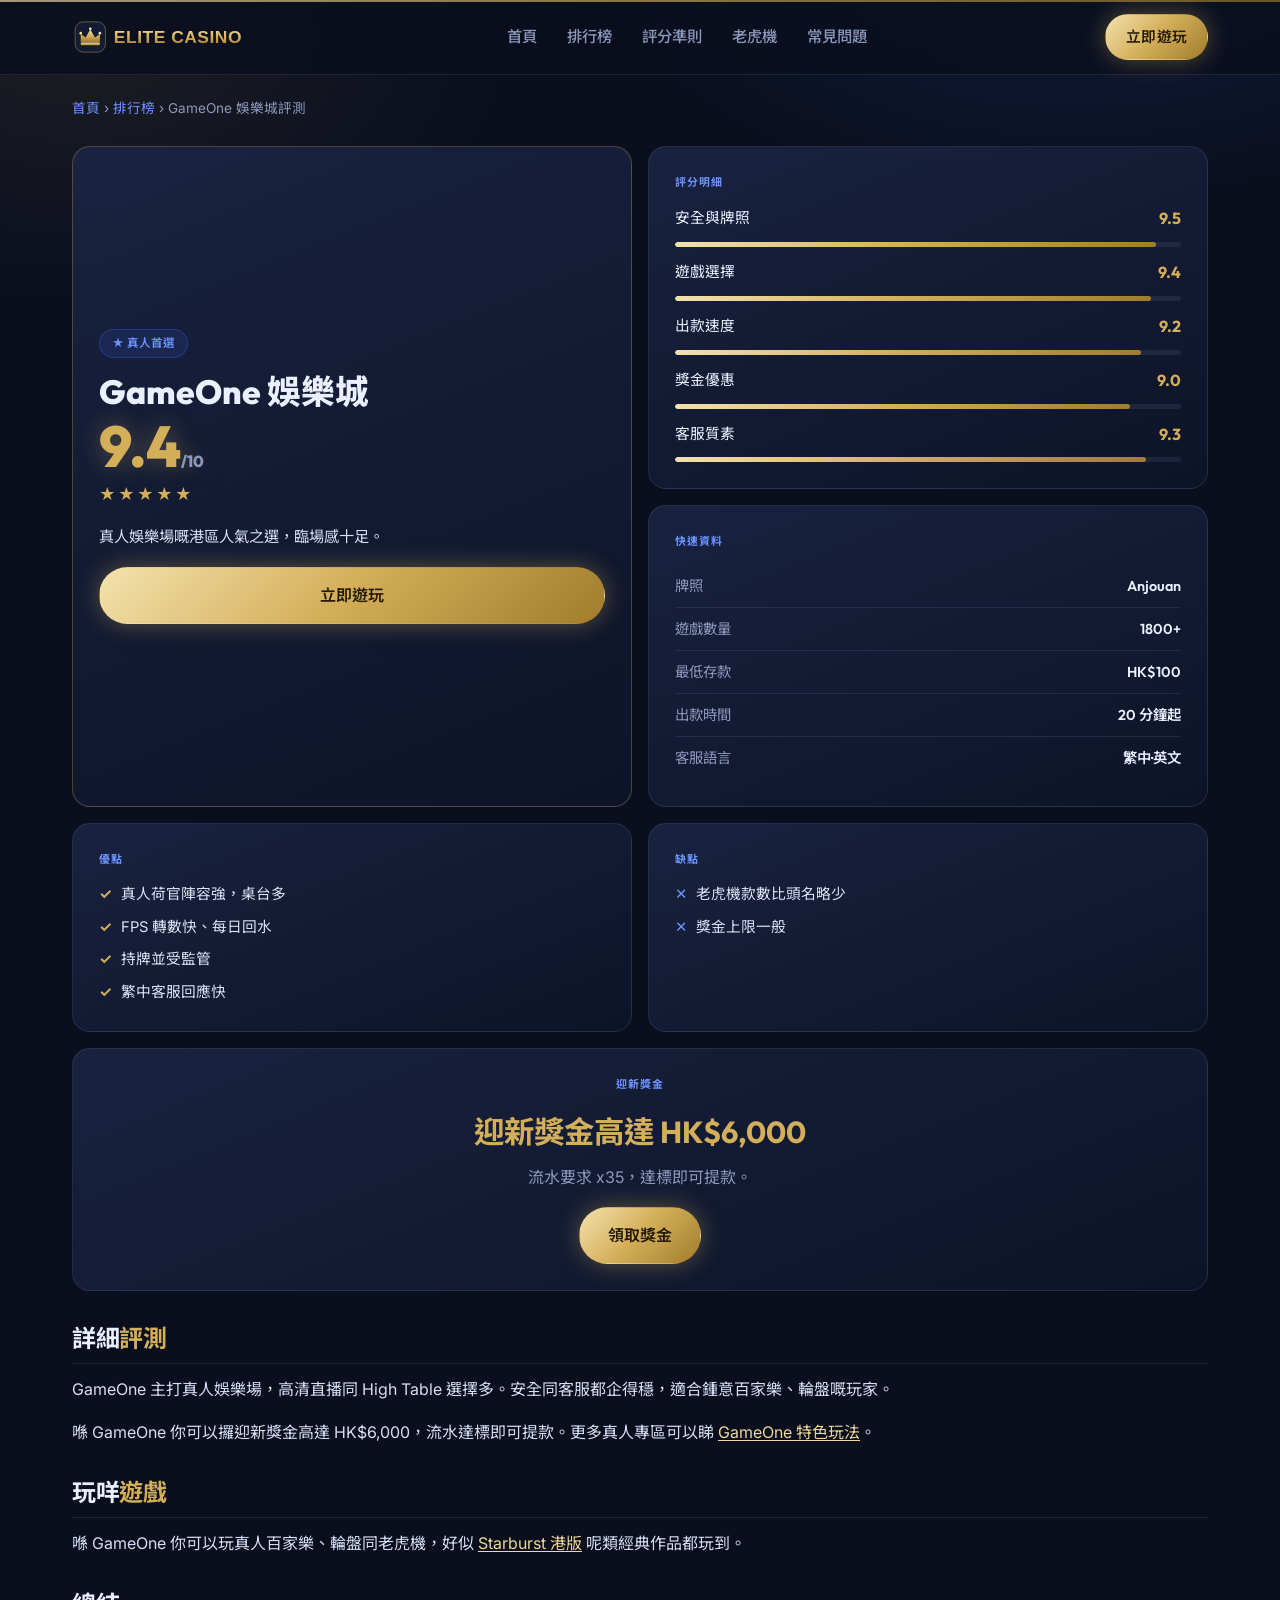
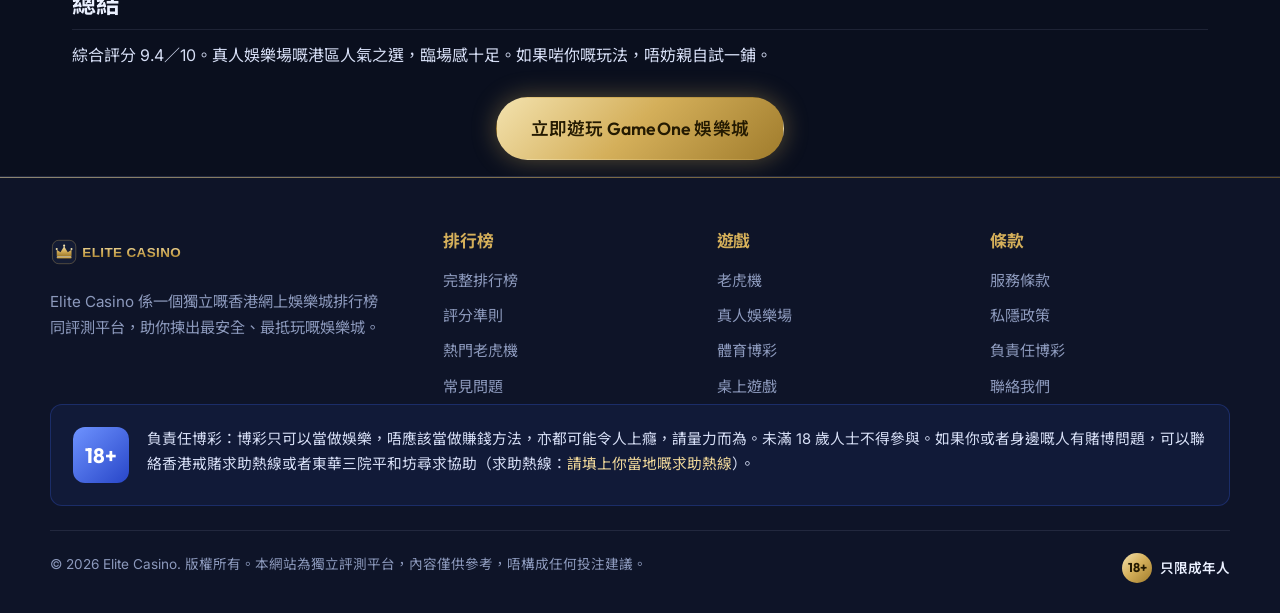
<file: reviews/gameone.html>
<!DOCTYPE html>
<html lang="zh-HK">
<head>
<meta charset="UTF-8">
<meta name="viewport" content="width=device-width, initial-scale=1.0">
<title>GameOne 娛樂城評測 2026｜評分 9.4／10 · 獎金同出款實測</title>
<meta name="description" content="GameOne 娛樂城評測：真人娛樂場嘅港區人氣之選，臨場感十足。整體評分 9.4／10。評分、快速資料、優點缺點、迎新獎金同可玩遊戲一覽。">
<meta name="robots" content="index, follow">
<link rel="icon" type="image/svg+xml" href="../favicon.svg">
<link rel="preconnect" href="https://fonts.googleapis.com"><link rel="preconnect" href="https://fonts.gstatic.com" crossorigin><link href="https://fonts.googleapis.com/css2?family=Outfit:wght@400;500;600;700;800&family=Inter:wght@400;500;600&family=Noto+Sans+HK:wght@400;500;700;900&display=swap" rel="stylesheet">
<link rel="stylesheet" href="../style.css">
</head>
<body>
<header class="site-header"><div class="container"><nav class="nav">
      <a class="brand" href="../index.html" aria-label="Elite Casino 首頁"><img src="../logo.svg" alt="Elite Casino 標誌" width="152" height="40"></a>
      <input type="checkbox" id="nav-toggle" class="nav-toggle" hidden>
      <label class="hamburger" for="nav-toggle" aria-label="開啟選單"><span></span><span></span><span></span></label>
      <ul class="nav-links"><li><a href="../index.html#top">首頁</a></li><li><a href="../index.html#toplist">排行榜</a></li><li><a href="../index.html#criteria">評分準則</a></li><li><a href="../index.html#slots">老虎機</a></li><li><a href="../index.html#faq">常見問題</a></li></ul>
      <div class="nav-cta"><a class="btn btn-gold" href="../play-and-win/" target="_blank" rel="nofollow noopener">立即遊玩</a></div>
    </nav></div></header>
<div class="container">
  <div class="breadcrumb"><a href="../index.html">首頁</a> › <a href="../index.html#toplist">排行榜</a> › GameOne 娛樂城評測</div>

  <div class="bento">
    <div class="tile verdict">
      <span class="rb">★ 真人首選</span>
      <div class="nm">GameOne 娛樂城</div>
      <div class="sc">9.4<small>/10</small></div>
      <div class="stars">★★★★★</div>
      <p>真人娛樂場嘅港區人氣之選，臨場感十足。</p>
      <a class="btn btn-gold" href="../play-and-win/promotions/" target="_blank" rel="nofollow noopener">立即遊玩</a>
    </div>
    <div class="tile score"><div class="th">評分明細</div><div class="sc-rows"><div class="r"><span class="n">安全與牌照</span><span class="v">9.5</span><div class="bar"><i style="width:95.0%"></i></div></div><div class="r"><span class="n">遊戲選擇</span><span class="v">9.4</span><div class="bar"><i style="width:94.0%"></i></div></div><div class="r"><span class="n">出款速度</span><span class="v">9.2</span><div class="bar"><i style="width:92.0%"></i></div></div><div class="r"><span class="n">獎金優惠</span><span class="v">9.0</span><div class="bar"><i style="width:90.0%"></i></div></div><div class="r"><span class="n">客服質素</span><span class="v">9.3</span><div class="bar"><i style="width:93.0%"></i></div></div></div></div>
    <div class="tile facts"><div class="th">快速資料</div><ul class="facts-rows"><li>牌照<b>Anjouan</b></li><li>遊戲數量<b>1800+</b></li><li>最低存款<b>HK$100</b></li><li>出款時間<b>20 分鐘起</b></li><li>客服語言<b>繁中·英文</b></li></ul></div>
    <div class="tile pros"><div class="th">優點</div><ul><li>真人荷官陣容強，桌台多</li><li>FPS 轉數快、每日回水</li><li>持牌並受監管</li><li>繁中客服回應快</li></ul></div>
    <div class="tile cons"><div class="th">缺點</div><ul><li>老虎機款數比頭名略少</li><li>獎金上限一般</li></ul></div>
    <div class="tile bonus"><div class="th">迎新獎金</div><div class="amt">迎新獎金高達 HK$6,000</div><p>流水要求 x35，達標即可提款。</p><a class="btn btn-gold" href="../play-and-win/promotions/" target="_blank" rel="nofollow noopener">領取獎金</a></div>
  </div>

  <div class="rev-prose">
    <h2>詳細<span class="g">評測</span></h2>
    <p>GameOne 主打真人娛樂場，高清直播同 High Table 選擇多。安全同客服都企得穩，適合鍾意百家樂、輪盤嘅玩家。</p>
    <p style="margin-top:12px;">喺 GameOne 你可以攞迎新獎金高達 HK$6,000，流水達標即可提款。更多真人專區可以睇 <a href="https://gameone-hongkong.com" target="_blank" rel="noopener">GameOne 特色玩法</a>。</p>

    <h2>玩咩<span class="g">遊戲</span></h2>
    <p>喺 GameOne 你可以玩真人百家樂、輪盤同老虎機，好似 <a href="https://starbursthg.com" target="_blank" rel="noopener">Starburst 港版</a> 呢類經典作品都玩到。</p>

    <h2>總結</h2>
    <p>綜合評分 9.4／10。真人娛樂場嘅港區人氣之選，臨場感十足。如果啱你嘅玩法，唔妨親自試一鋪。</p>
    <div class="end-cta"><a class="btn btn-gold btn-lg" href="../play-and-win/promotions/" target="_blank" rel="nofollow noopener">立即遊玩 GameOne 娛樂城</a></div>
  </div>
</div>

<footer class="site-footer"><div class="container footer-inner">
    <div class="footer-top">
      <div class="footer-brand"><img src="../logo.svg" alt="Elite Casino 標誌" width="152" height="42"><p>Elite Casino 係一個獨立嘅香港網上娛樂城排行榜同評測平台，助你揀出最安全、最抵玩嘅娛樂城。</p></div>
      <div class="footer-col"><h4>排行榜</h4><a href="../index.html#toplist">完整排行榜</a><a href="../index.html#criteria">評分準則</a><a href="../index.html#slots">熱門老虎機</a><a href="../index.html#faq">常見問題</a></div>
      <div class="footer-col"><h4>遊戲</h4><a href="../index.html#slots">老虎機</a><a href="#">真人娛樂場</a><a href="#">體育博彩</a><a href="#">桌上遊戲</a></div>
      <div class="footer-col"><h4>條款</h4><a href="#">服務條款</a><a href="#">私隱政策</a><a href="#">負責任博彩</a><a href="#">聯絡我們</a></div>
    </div>
    <div class="rg-block"><span class="rg-badge">18+</span><p>負責任博彩：博彩只可以當做娛樂，唔應該當做賺錢方法，亦都可能令人上癮，請量力而為。未滿 18 歲人士不得參與。如果你或者身邊嘅人有賭博問題，可以聯絡香港戒賭求助熱線或者東華三院平和坊尋求協助（求助熱線：<a href="#">請填上你當地嘅求助熱線</a>）。</p></div>
    <div class="footer-legal"><span>© 2026 Elite Casino. 版權所有。本網站為獨立評測平台，內容僅供參考，唔構成任何投注建議。</span><span class="b18"><span class="n">18+</span>只限成年人</span></div>
  </div></footer>
</body>
</html>
</file>
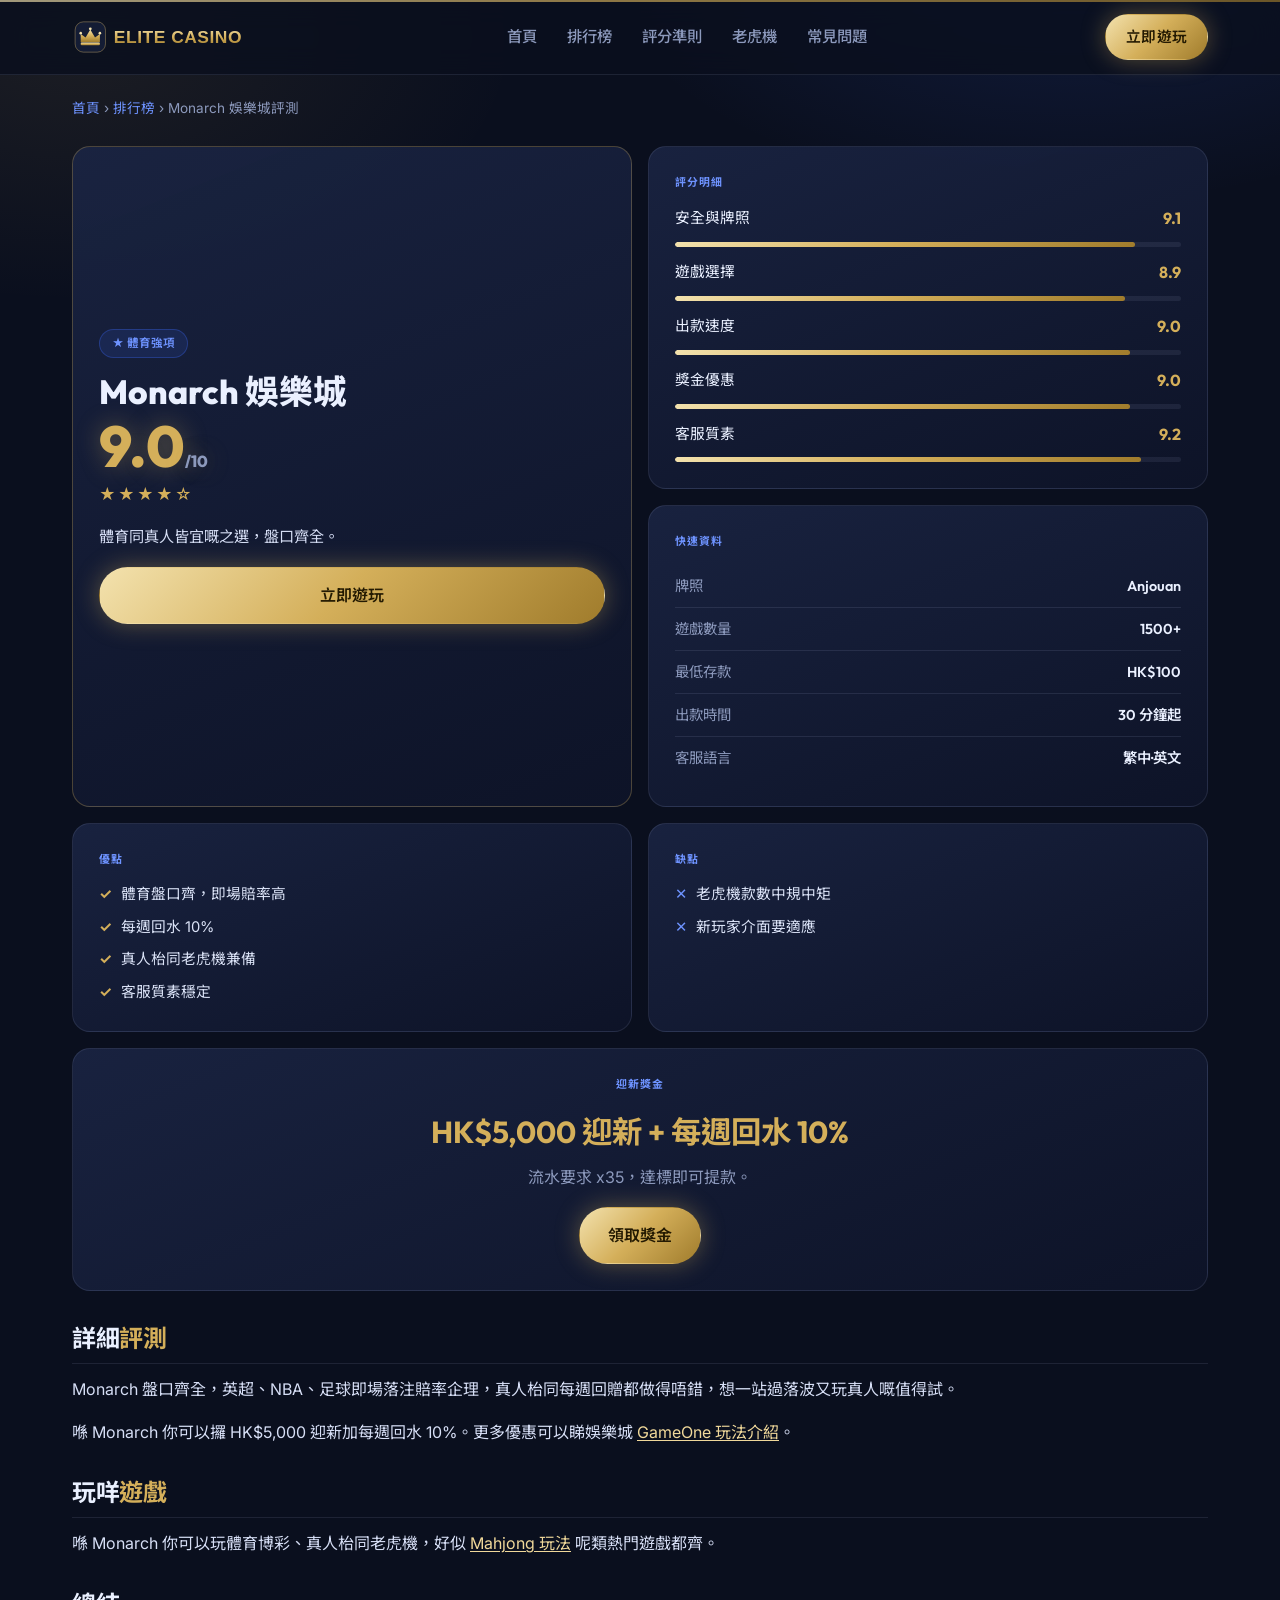
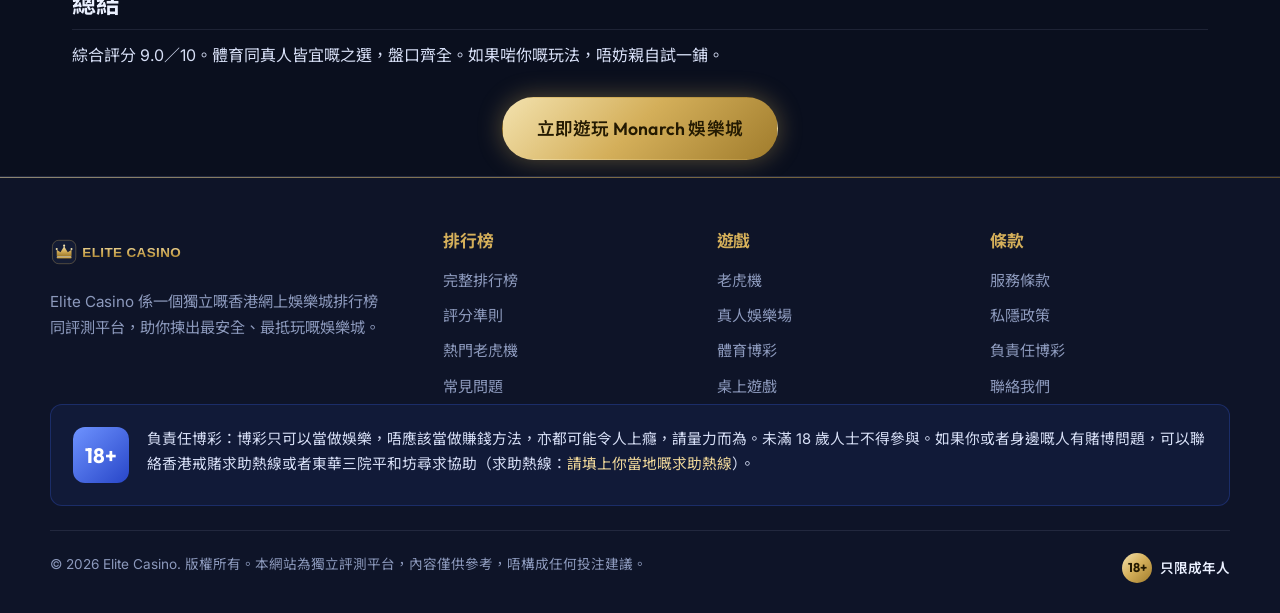
<file: reviews/monarch.html>
<!DOCTYPE html>
<html lang="zh-HK">
<head>
<meta charset="UTF-8">
<meta name="viewport" content="width=device-width, initial-scale=1.0">
<title>Monarch 娛樂城評測 2026｜評分 9.0／10 · 獎金同出款實測</title>
<meta name="description" content="Monarch 娛樂城評測：體育同真人皆宜嘅之選，盤口齊全。整體評分 9.0／10。評分、快速資料、優點缺點、迎新獎金同可玩遊戲一覽。">
<meta name="robots" content="index, follow">
<link rel="icon" type="image/svg+xml" href="../favicon.svg">
<link rel="preconnect" href="https://fonts.googleapis.com"><link rel="preconnect" href="https://fonts.gstatic.com" crossorigin><link href="https://fonts.googleapis.com/css2?family=Outfit:wght@400;500;600;700;800&family=Inter:wght@400;500;600&family=Noto+Sans+HK:wght@400;500;700;900&display=swap" rel="stylesheet">
<link rel="stylesheet" href="../style.css">
</head>
<body>
<header class="site-header"><div class="container"><nav class="nav">
      <a class="brand" href="../index.html" aria-label="Elite Casino 首頁"><img src="../logo.svg" alt="Elite Casino 標誌" width="152" height="40"></a>
      <input type="checkbox" id="nav-toggle" class="nav-toggle" hidden>
      <label class="hamburger" for="nav-toggle" aria-label="開啟選單"><span></span><span></span><span></span></label>
      <ul class="nav-links"><li><a href="../index.html#top">首頁</a></li><li><a href="../index.html#toplist">排行榜</a></li><li><a href="../index.html#criteria">評分準則</a></li><li><a href="../index.html#slots">老虎機</a></li><li><a href="../index.html#faq">常見問題</a></li></ul>
      <div class="nav-cta"><a class="btn btn-gold" href="../play-and-win/" target="_blank" rel="nofollow noopener">立即遊玩</a></div>
    </nav></div></header>
<div class="container">
  <div class="breadcrumb"><a href="../index.html">首頁</a> › <a href="../index.html#toplist">排行榜</a> › Monarch 娛樂城評測</div>

  <div class="bento">
    <div class="tile verdict">
      <span class="rb">★ 體育強項</span>
      <div class="nm">Monarch 娛樂城</div>
      <div class="sc">9.0<small>/10</small></div>
      <div class="stars">★★★★☆</div>
      <p>體育同真人皆宜嘅之選，盤口齊全。</p>
      <a class="btn btn-gold" href="../play-and-win/live/" target="_blank" rel="nofollow noopener">立即遊玩</a>
    </div>
    <div class="tile score"><div class="th">評分明細</div><div class="sc-rows"><div class="r"><span class="n">安全與牌照</span><span class="v">9.1</span><div class="bar"><i style="width:91.0%"></i></div></div><div class="r"><span class="n">遊戲選擇</span><span class="v">8.9</span><div class="bar"><i style="width:89.0%"></i></div></div><div class="r"><span class="n">出款速度</span><span class="v">9.0</span><div class="bar"><i style="width:90.0%"></i></div></div><div class="r"><span class="n">獎金優惠</span><span class="v">9.0</span><div class="bar"><i style="width:90.0%"></i></div></div><div class="r"><span class="n">客服質素</span><span class="v">9.2</span><div class="bar"><i style="width:92.0%"></i></div></div></div></div>
    <div class="tile facts"><div class="th">快速資料</div><ul class="facts-rows"><li>牌照<b>Anjouan</b></li><li>遊戲數量<b>1500+</b></li><li>最低存款<b>HK$100</b></li><li>出款時間<b>30 分鐘起</b></li><li>客服語言<b>繁中·英文</b></li></ul></div>
    <div class="tile pros"><div class="th">優點</div><ul><li>體育盤口齊，即場賠率高</li><li>每週回水 10%</li><li>真人枱同老虎機兼備</li><li>客服質素穩定</li></ul></div>
    <div class="tile cons"><div class="th">缺點</div><ul><li>老虎機款數中規中矩</li><li>新玩家介面要適應</li></ul></div>
    <div class="tile bonus"><div class="th">迎新獎金</div><div class="amt">HK$5,000 迎新 + 每週回水 10%</div><p>流水要求 x35，達標即可提款。</p><a class="btn btn-gold" href="../play-and-win/live/" target="_blank" rel="nofollow noopener">領取獎金</a></div>
  </div>

  <div class="rev-prose">
    <h2>詳細<span class="g">評測</span></h2>
    <p>Monarch 盤口齊全，英超、NBA、足球即場落注賠率企理，真人枱同每週回贈都做得唔錯，想一站過落波又玩真人嘅值得試。</p>
    <p style="margin-top:12px;">喺 Monarch 你可以攞 HK$5,000 迎新加每週回水 10%。更多優惠可以睇娛樂城 <a href="https://gameone-hong-kong.com" target="_blank" rel="noopener">GameOne 玩法介紹</a>。</p>

    <h2>玩咩<span class="g">遊戲</span></h2>
    <p>喺 Monarch 你可以玩體育博彩、真人枱同老虎機，好似 <a href="https://mahjonghg.com" target="_blank" rel="noopener">Mahjong 玩法</a> 呢類熱門遊戲都齊。</p>

    <h2>總結</h2>
    <p>綜合評分 9.0／10。體育同真人皆宜嘅之選，盤口齊全。如果啱你嘅玩法，唔妨親自試一鋪。</p>
    <div class="end-cta"><a class="btn btn-gold btn-lg" href="../play-and-win/live/" target="_blank" rel="nofollow noopener">立即遊玩 Monarch 娛樂城</a></div>
  </div>
</div>

<footer class="site-footer"><div class="container footer-inner">
    <div class="footer-top">
      <div class="footer-brand"><img src="../logo.svg" alt="Elite Casino 標誌" width="152" height="42"><p>Elite Casino 係一個獨立嘅香港網上娛樂城排行榜同評測平台，助你揀出最安全、最抵玩嘅娛樂城。</p></div>
      <div class="footer-col"><h4>排行榜</h4><a href="../index.html#toplist">完整排行榜</a><a href="../index.html#criteria">評分準則</a><a href="../index.html#slots">熱門老虎機</a><a href="../index.html#faq">常見問題</a></div>
      <div class="footer-col"><h4>遊戲</h4><a href="../index.html#slots">老虎機</a><a href="#">真人娛樂場</a><a href="#">體育博彩</a><a href="#">桌上遊戲</a></div>
      <div class="footer-col"><h4>條款</h4><a href="#">服務條款</a><a href="#">私隱政策</a><a href="#">負責任博彩</a><a href="#">聯絡我們</a></div>
    </div>
    <div class="rg-block"><span class="rg-badge">18+</span><p>負責任博彩：博彩只可以當做娛樂，唔應該當做賺錢方法，亦都可能令人上癮，請量力而為。未滿 18 歲人士不得參與。如果你或者身邊嘅人有賭博問題，可以聯絡香港戒賭求助熱線或者東華三院平和坊尋求協助（求助熱線：<a href="#">請填上你當地嘅求助熱線</a>）。</p></div>
    <div class="footer-legal"><span>© 2026 Elite Casino. 版權所有。本網站為獨立評測平台，內容僅供參考，唔構成任何投注建議。</span><span class="b18"><span class="n">18+</span>只限成年人</span></div>
  </div></footer>
</body>
</html>
</file>
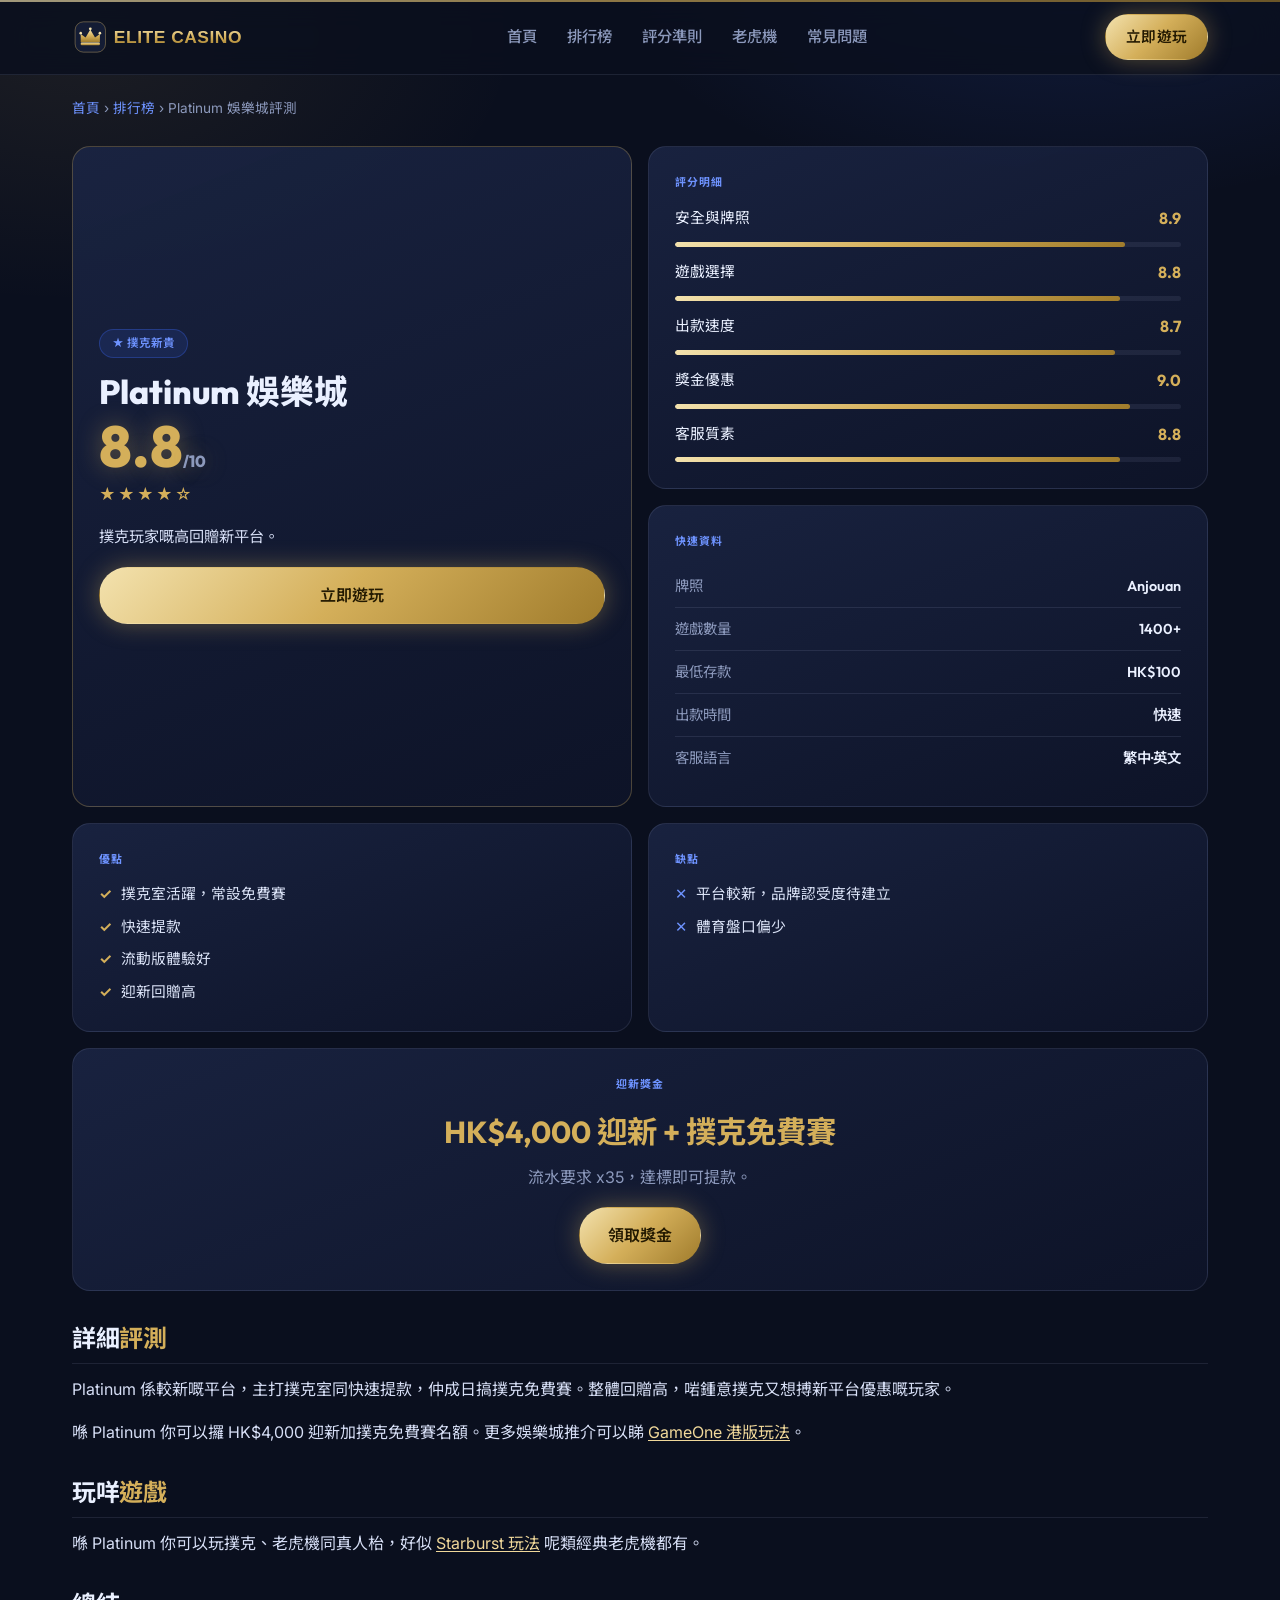
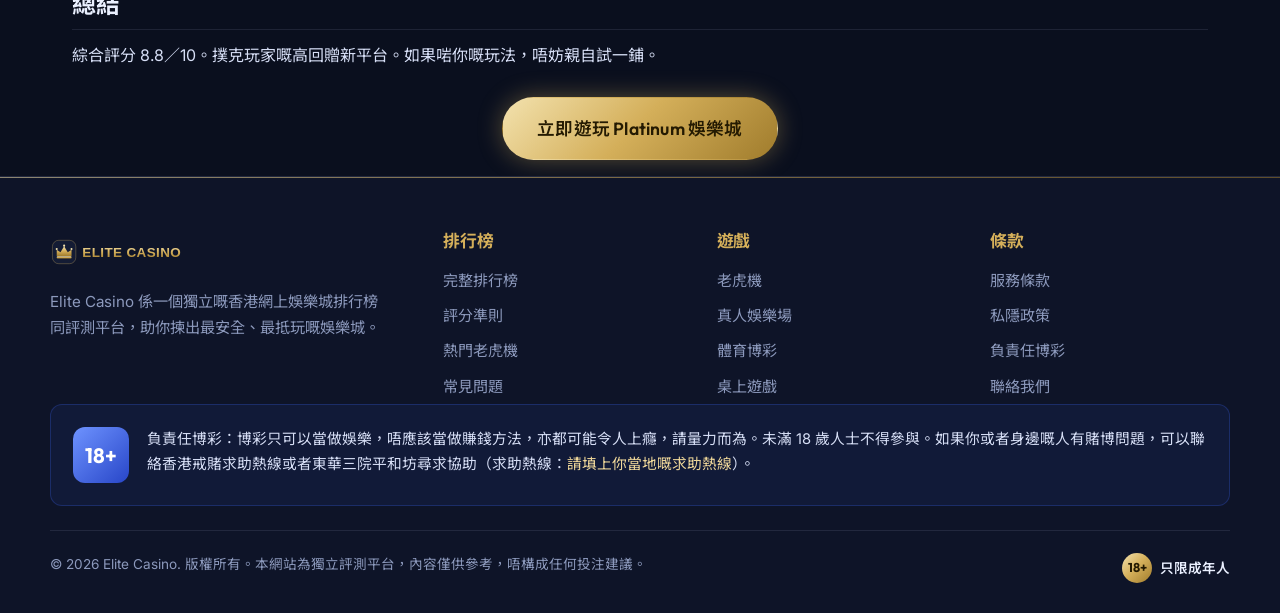
<file: reviews/platinum.html>
<!DOCTYPE html>
<html lang="zh-HK">
<head>
<meta charset="UTF-8">
<meta name="viewport" content="width=device-width, initial-scale=1.0">
<title>Platinum 娛樂城評測 2026｜評分 8.8／10 · 獎金同出款實測</title>
<meta name="description" content="Platinum 娛樂城評測：撲克玩家嘅高回贈新平台。整體評分 8.8／10。評分、快速資料、優點缺點、迎新獎金同可玩遊戲一覽。">
<meta name="robots" content="index, follow">
<link rel="icon" type="image/svg+xml" href="../favicon.svg">
<link rel="preconnect" href="https://fonts.googleapis.com"><link rel="preconnect" href="https://fonts.gstatic.com" crossorigin><link href="https://fonts.googleapis.com/css2?family=Outfit:wght@400;500;600;700;800&family=Inter:wght@400;500;600&family=Noto+Sans+HK:wght@400;500;700;900&display=swap" rel="stylesheet">
<link rel="stylesheet" href="../style.css">
</head>
<body>
<header class="site-header"><div class="container"><nav class="nav">
      <a class="brand" href="../index.html" aria-label="Elite Casino 首頁"><img src="../logo.svg" alt="Elite Casino 標誌" width="152" height="40"></a>
      <input type="checkbox" id="nav-toggle" class="nav-toggle" hidden>
      <label class="hamburger" for="nav-toggle" aria-label="開啟選單"><span></span><span></span><span></span></label>
      <ul class="nav-links"><li><a href="../index.html#top">首頁</a></li><li><a href="../index.html#toplist">排行榜</a></li><li><a href="../index.html#criteria">評分準則</a></li><li><a href="../index.html#slots">老虎機</a></li><li><a href="../index.html#faq">常見問題</a></li></ul>
      <div class="nav-cta"><a class="btn btn-gold" href="../play-and-win/" target="_blank" rel="nofollow noopener">立即遊玩</a></div>
    </nav></div></header>
<div class="container">
  <div class="breadcrumb"><a href="../index.html">首頁</a> › <a href="../index.html#toplist">排行榜</a> › Platinum 娛樂城評測</div>

  <div class="bento">
    <div class="tile verdict">
      <span class="rb">★ 撲克新貴</span>
      <div class="nm">Platinum 娛樂城</div>
      <div class="sc">8.8<small>/10</small></div>
      <div class="stars">★★★★☆</div>
      <p>撲克玩家嘅高回贈新平台。</p>
      <a class="btn btn-gold" href="../play-and-win/poker/" target="_blank" rel="nofollow noopener">立即遊玩</a>
    </div>
    <div class="tile score"><div class="th">評分明細</div><div class="sc-rows"><div class="r"><span class="n">安全與牌照</span><span class="v">8.9</span><div class="bar"><i style="width:89.0%"></i></div></div><div class="r"><span class="n">遊戲選擇</span><span class="v">8.8</span><div class="bar"><i style="width:88.0%"></i></div></div><div class="r"><span class="n">出款速度</span><span class="v">8.7</span><div class="bar"><i style="width:87.0%"></i></div></div><div class="r"><span class="n">獎金優惠</span><span class="v">9.0</span><div class="bar"><i style="width:90.0%"></i></div></div><div class="r"><span class="n">客服質素</span><span class="v">8.8</span><div class="bar"><i style="width:88.0%"></i></div></div></div></div>
    <div class="tile facts"><div class="th">快速資料</div><ul class="facts-rows"><li>牌照<b>Anjouan</b></li><li>遊戲數量<b>1400+</b></li><li>最低存款<b>HK$100</b></li><li>出款時間<b>快速</b></li><li>客服語言<b>繁中·英文</b></li></ul></div>
    <div class="tile pros"><div class="th">優點</div><ul><li>撲克室活躍，常設免費賽</li><li>快速提款</li><li>流動版體驗好</li><li>迎新回贈高</li></ul></div>
    <div class="tile cons"><div class="th">缺點</div><ul><li>平台較新，品牌認受度待建立</li><li>體育盤口偏少</li></ul></div>
    <div class="tile bonus"><div class="th">迎新獎金</div><div class="amt">HK$4,000 迎新 + 撲克免費賽</div><p>流水要求 x35，達標即可提款。</p><a class="btn btn-gold" href="../play-and-win/poker/" target="_blank" rel="nofollow noopener">領取獎金</a></div>
  </div>

  <div class="rev-prose">
    <h2>詳細<span class="g">評測</span></h2>
    <p>Platinum 係較新嘅平台，主打撲克室同快速提款，仲成日搞撲克免費賽。整體回贈高，啱鍾意撲克又想搏新平台優惠嘅玩家。</p>
    <p style="margin-top:12px;">喺 Platinum 你可以攞 HK$4,000 迎新加撲克免費賽名額。更多娛樂城推介可以睇 <a href="https://gameonehkg.com" target="_blank" rel="noopener">GameOne 港版玩法</a>。</p>

    <h2>玩咩<span class="g">遊戲</span></h2>
    <p>喺 Platinum 你可以玩撲克、老虎機同真人枱，好似 <a href="https://starburst-hongkong.com" target="_blank" rel="noopener">Starburst 玩法</a> 呢類經典老虎機都有。</p>

    <h2>總結</h2>
    <p>綜合評分 8.8／10。撲克玩家嘅高回贈新平台。如果啱你嘅玩法，唔妨親自試一鋪。</p>
    <div class="end-cta"><a class="btn btn-gold btn-lg" href="../play-and-win/poker/" target="_blank" rel="nofollow noopener">立即遊玩 Platinum 娛樂城</a></div>
  </div>
</div>

<footer class="site-footer"><div class="container footer-inner">
    <div class="footer-top">
      <div class="footer-brand"><img src="../logo.svg" alt="Elite Casino 標誌" width="152" height="42"><p>Elite Casino 係一個獨立嘅香港網上娛樂城排行榜同評測平台，助你揀出最安全、最抵玩嘅娛樂城。</p></div>
      <div class="footer-col"><h4>排行榜</h4><a href="../index.html#toplist">完整排行榜</a><a href="../index.html#criteria">評分準則</a><a href="../index.html#slots">熱門老虎機</a><a href="../index.html#faq">常見問題</a></div>
      <div class="footer-col"><h4>遊戲</h4><a href="../index.html#slots">老虎機</a><a href="#">真人娛樂場</a><a href="#">體育博彩</a><a href="#">桌上遊戲</a></div>
      <div class="footer-col"><h4>條款</h4><a href="#">服務條款</a><a href="#">私隱政策</a><a href="#">負責任博彩</a><a href="#">聯絡我們</a></div>
    </div>
    <div class="rg-block"><span class="rg-badge">18+</span><p>負責任博彩：博彩只可以當做娛樂，唔應該當做賺錢方法，亦都可能令人上癮，請量力而為。未滿 18 歲人士不得參與。如果你或者身邊嘅人有賭博問題，可以聯絡香港戒賭求助熱線或者東華三院平和坊尋求協助（求助熱線：<a href="#">請填上你當地嘅求助熱線</a>）。</p></div>
    <div class="footer-legal"><span>© 2026 Elite Casino. 版權所有。本網站為獨立評測平台，內容僅供參考，唔構成任何投注建議。</span><span class="b18"><span class="n">18+</span>只限成年人</span></div>
  </div></footer>
</body>
</html>
</file>
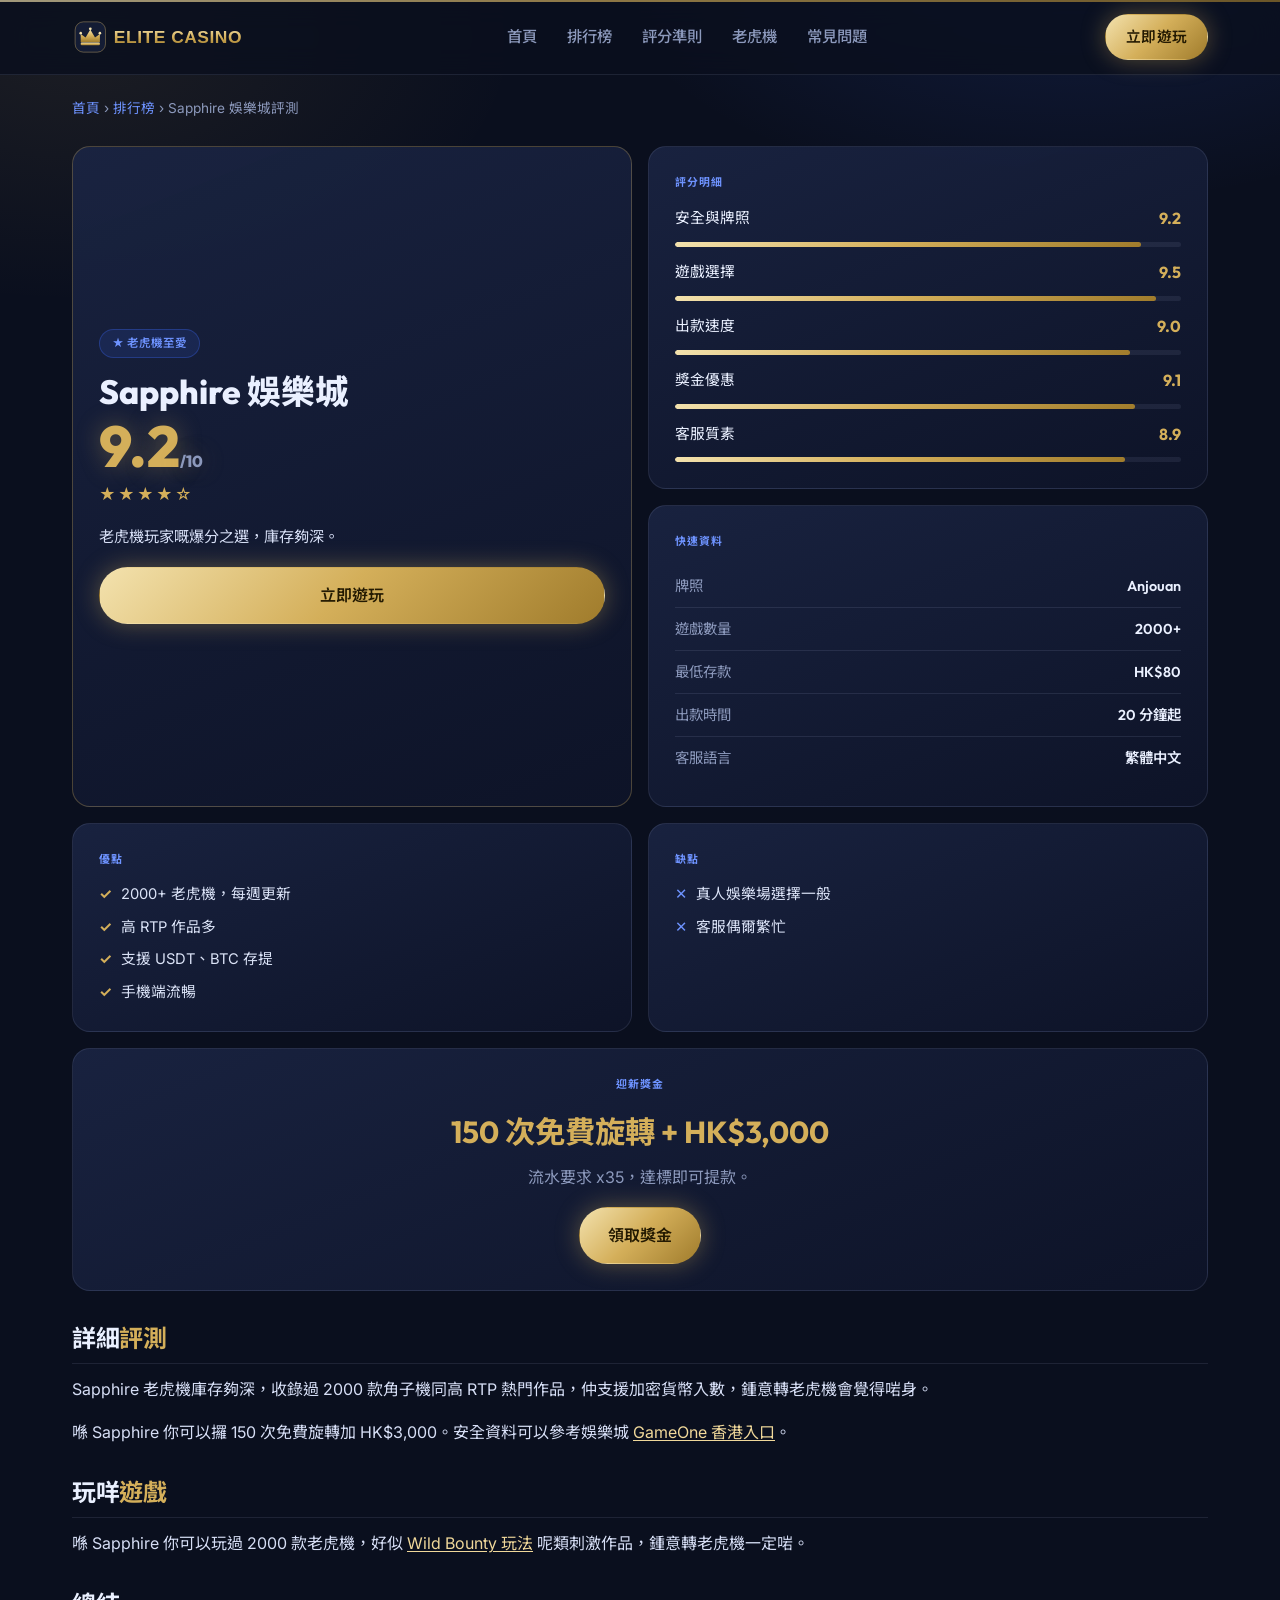
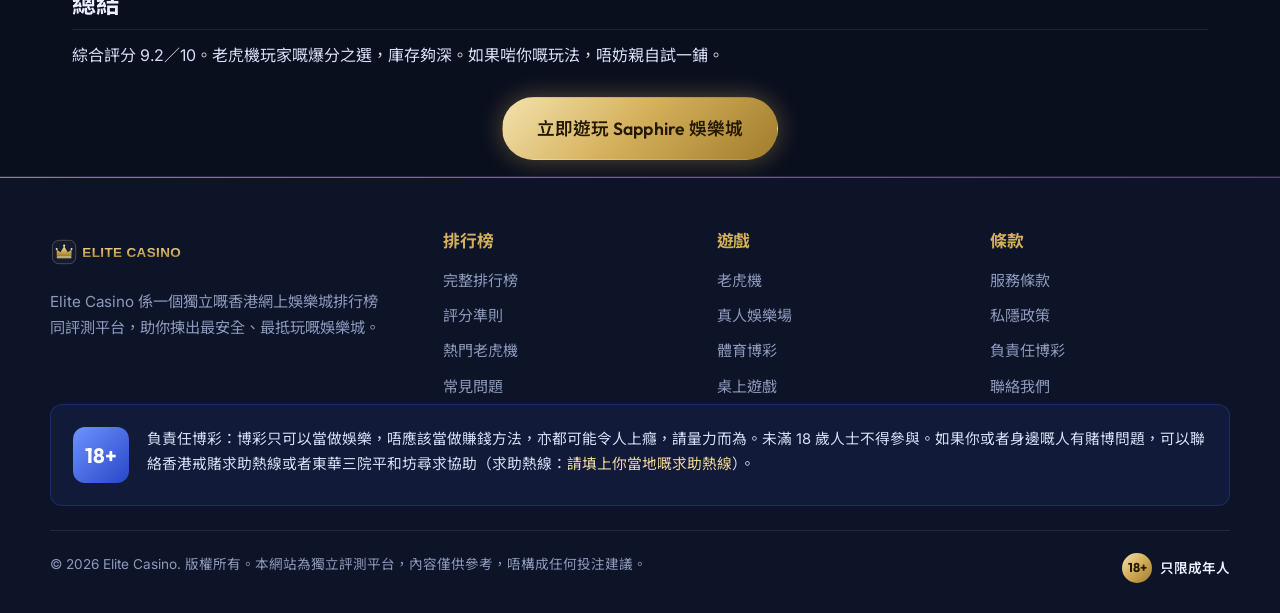
<file: reviews/sapphire.html>
<!DOCTYPE html>
<html lang="zh-HK">
<head>
<meta charset="UTF-8">
<meta name="viewport" content="width=device-width, initial-scale=1.0">
<title>Sapphire 娛樂城評測 2026｜評分 9.2／10 · 獎金同出款實測</title>
<meta name="description" content="Sapphire 娛樂城評測：老虎機玩家嘅爆分之選，庫存夠深。整體評分 9.2／10。評分、快速資料、優點缺點、迎新獎金同可玩遊戲一覽。">
<meta name="robots" content="index, follow">
<link rel="icon" type="image/svg+xml" href="../favicon.svg">
<link rel="preconnect" href="https://fonts.googleapis.com"><link rel="preconnect" href="https://fonts.gstatic.com" crossorigin><link href="https://fonts.googleapis.com/css2?family=Outfit:wght@400;500;600;700;800&family=Inter:wght@400;500;600&family=Noto+Sans+HK:wght@400;500;700;900&display=swap" rel="stylesheet">
<link rel="stylesheet" href="../style.css">
</head>
<body>
<header class="site-header"><div class="container"><nav class="nav">
      <a class="brand" href="../index.html" aria-label="Elite Casino 首頁"><img src="../logo.svg" alt="Elite Casino 標誌" width="152" height="40"></a>
      <input type="checkbox" id="nav-toggle" class="nav-toggle" hidden>
      <label class="hamburger" for="nav-toggle" aria-label="開啟選單"><span></span><span></span><span></span></label>
      <ul class="nav-links"><li><a href="../index.html#top">首頁</a></li><li><a href="../index.html#toplist">排行榜</a></li><li><a href="../index.html#criteria">評分準則</a></li><li><a href="../index.html#slots">老虎機</a></li><li><a href="../index.html#faq">常見問題</a></li></ul>
      <div class="nav-cta"><a class="btn btn-gold" href="../play-and-win/" target="_blank" rel="nofollow noopener">立即遊玩</a></div>
    </nav></div></header>
<div class="container">
  <div class="breadcrumb"><a href="../index.html">首頁</a> › <a href="../index.html#toplist">排行榜</a> › Sapphire 娛樂城評測</div>

  <div class="bento">
    <div class="tile verdict">
      <span class="rb">★ 老虎機至愛</span>
      <div class="nm">Sapphire 娛樂城</div>
      <div class="sc">9.2<small>/10</small></div>
      <div class="stars">★★★★☆</div>
      <p>老虎機玩家嘅爆分之選，庫存夠深。</p>
      <a class="btn btn-gold" href="../play-and-win/slots/" target="_blank" rel="nofollow noopener">立即遊玩</a>
    </div>
    <div class="tile score"><div class="th">評分明細</div><div class="sc-rows"><div class="r"><span class="n">安全與牌照</span><span class="v">9.2</span><div class="bar"><i style="width:92.0%"></i></div></div><div class="r"><span class="n">遊戲選擇</span><span class="v">9.5</span><div class="bar"><i style="width:95.0%"></i></div></div><div class="r"><span class="n">出款速度</span><span class="v">9.0</span><div class="bar"><i style="width:90.0%"></i></div></div><div class="r"><span class="n">獎金優惠</span><span class="v">9.1</span><div class="bar"><i style="width:91.0%"></i></div></div><div class="r"><span class="n">客服質素</span><span class="v">8.9</span><div class="bar"><i style="width:89.0%"></i></div></div></div></div>
    <div class="tile facts"><div class="th">快速資料</div><ul class="facts-rows"><li>牌照<b>Anjouan</b></li><li>遊戲數量<b>2000+</b></li><li>最低存款<b>HK$80</b></li><li>出款時間<b>20 分鐘起</b></li><li>客服語言<b>繁體中文</b></li></ul></div>
    <div class="tile pros"><div class="th">優點</div><ul><li>2000+ 老虎機，每週更新</li><li>高 RTP 作品多</li><li>支援 USDT、BTC 存提</li><li>手機端流暢</li></ul></div>
    <div class="tile cons"><div class="th">缺點</div><ul><li>真人娛樂場選擇一般</li><li>客服偶爾繁忙</li></ul></div>
    <div class="tile bonus"><div class="th">迎新獎金</div><div class="amt">150 次免費旋轉 + HK$3,000</div><p>流水要求 x35，達標即可提款。</p><a class="btn btn-gold" href="../play-and-win/slots/" target="_blank" rel="nofollow noopener">領取獎金</a></div>
  </div>

  <div class="rev-prose">
    <h2>詳細<span class="g">評測</span></h2>
    <p>Sapphire 老虎機庫存夠深，收錄過 2000 款角子機同高 RTP 熱門作品，仲支援加密貨幣入數，鍾意轉老虎機會覺得啱身。</p>
    <p style="margin-top:12px;">喺 Sapphire 你可以攞 150 次免費旋轉加 HK$3,000。安全資料可以參考娛樂城 <a href="https://gameone-play.com" target="_blank" rel="noopener">GameOne 香港入口</a>。</p>

    <h2>玩咩<span class="g">遊戲</span></h2>
    <p>喺 Sapphire 你可以玩過 2000 款老虎機，好似 <a href="https://wildbountyshowdown-hongkong.com" target="_blank" rel="noopener">Wild Bounty 玩法</a> 呢類刺激作品，鍾意轉老虎機一定啱。</p>

    <h2>總結</h2>
    <p>綜合評分 9.2／10。老虎機玩家嘅爆分之選，庫存夠深。如果啱你嘅玩法，唔妨親自試一鋪。</p>
    <div class="end-cta"><a class="btn btn-gold btn-lg" href="../play-and-win/slots/" target="_blank" rel="nofollow noopener">立即遊玩 Sapphire 娛樂城</a></div>
  </div>
</div>

<footer class="site-footer"><div class="container footer-inner">
    <div class="footer-top">
      <div class="footer-brand"><img src="../logo.svg" alt="Elite Casino 標誌" width="152" height="42"><p>Elite Casino 係一個獨立嘅香港網上娛樂城排行榜同評測平台，助你揀出最安全、最抵玩嘅娛樂城。</p></div>
      <div class="footer-col"><h4>排行榜</h4><a href="../index.html#toplist">完整排行榜</a><a href="../index.html#criteria">評分準則</a><a href="../index.html#slots">熱門老虎機</a><a href="../index.html#faq">常見問題</a></div>
      <div class="footer-col"><h4>遊戲</h4><a href="../index.html#slots">老虎機</a><a href="#">真人娛樂場</a><a href="#">體育博彩</a><a href="#">桌上遊戲</a></div>
      <div class="footer-col"><h4>條款</h4><a href="#">服務條款</a><a href="#">私隱政策</a><a href="#">負責任博彩</a><a href="#">聯絡我們</a></div>
    </div>
    <div class="rg-block"><span class="rg-badge">18+</span><p>負責任博彩：博彩只可以當做娛樂，唔應該當做賺錢方法，亦都可能令人上癮，請量力而為。未滿 18 歲人士不得參與。如果你或者身邊嘅人有賭博問題，可以聯絡香港戒賭求助熱線或者東華三院平和坊尋求協助（求助熱線：<a href="#">請填上你當地嘅求助熱線</a>）。</p></div>
    <div class="footer-legal"><span>© 2026 Elite Casino. 版權所有。本網站為獨立評測平台，內容僅供參考，唔構成任何投注建議。</span><span class="b18"><span class="n">18+</span>只限成年人</span></div>
  </div></footer>
</body>
</html>
</file>
<file: style.css>
/* ==========================================================================
   Elite Casino  香港網上娛樂城排行榜
   Theme: Midnight Navy and Gold (prestige) - deep blue base, gold + ice-blue accents.
   Distinct palette, type (Outfit) and layout (spotlight #1 plus ranked list) from sisters.
   ========================================================================== */

:root{
  --bg:#0A0F1E;
  --bg-2:#0E1428;
  --panel:#141C34;
  --panel-2:#1A2442;
  --line:rgba(200,216,255,.10);
  --line-2:rgba(212,175,90,.30);

  --blue:#3D6BFF;
  --blue-2:#6E93FF;
  --ice:#57C7FF;
  --gold:#D4AF5A;
  --gold-2:#F0D89A;
  --gold-deep:#A07C2C;

  --cream:#EAF0FF;
  --muted:#8C99BC;

  --radius:12px;
  --radius-lg:18px;
  --radius-pill:999px;
  --shadow:0 24px 52px rgba(0,0,0,.55);
  --glow-gold:0 0 24px rgba(212,175,90,.38);
  --glow-ice:0 0 24px rgba(87,199,255,.4);

  --grad-gold:linear-gradient(135deg,#F3E2AE 0%,#D4AF5A 48%,#A07C2C 100%);
  --grad-blue:linear-gradient(135deg,#6E93FF 0%,#2846C8 100%);
  --grad-panel:linear-gradient(158deg,rgba(26,36,66,.94),rgba(14,20,40,.96));

  --font-display:'Outfit','Noto Sans HK',system-ui,sans-serif;
  --font-body:'Inter','Noto Sans HK',system-ui,-apple-system,sans-serif;

  --max:1180px;
}

*,*::before,*::after{box-sizing:border-box;}
html{scroll-behavior:smooth;-webkit-text-size-adjust:100%;}
body{
  margin:0;font-family:var(--font-body);font-weight:400;line-height:1.68;color:var(--cream);
  background:var(--bg);overflow-x:hidden;
  background-image:
    radial-gradient(820px 460px at 84% -8%, rgba(61,107,255,.16), transparent 60%),
    radial-gradient(760px 460px at 6% 4%, rgba(212,175,90,.09), transparent 58%);
  background-attachment:fixed;
}
img{max-width:100%;display:block;height:auto;}
a{color:inherit;text-decoration:none;}
h1,h2,h3,h4{font-family:var(--font-display);margin:0;font-weight:700;line-height:1.16;letter-spacing:-.4px;}
p{margin:0 0 1rem;}
p:last-child{margin-bottom:0;}
ul{margin:0;padding:0;list-style:none;}
:focus-visible{outline:3px solid var(--gold);outline-offset:3px;border-radius:6px;}

.container{width:100%;max-width:var(--max);margin-inline:auto;padding-inline:22px;}
.section{padding:78px 0;position:relative;}
.section.alt{background:linear-gradient(180deg,var(--bg) 0%,var(--bg-2) 50%,var(--bg) 100%);}
.section-title{font-size:clamp(1.9rem,4.8vw,3rem);color:var(--cream);margin-bottom:14px;}
.section-title .g{color:var(--gold);}
.section-title .b{color:var(--blue-2);}
.lead{color:var(--muted);font-size:1.06rem;max-width:660px;}
.head{max-width:740px;}
.head.center{margin-inline:auto;text-align:center;}
.head.center .lead{margin-inline:auto;}
.lead a{color:var(--gold-2);text-decoration:underline;text-underline-offset:2px;text-decoration-color:rgba(212,175,90,.4);}

/* buttons */
.btn{--fs:1rem;display:inline-flex;align-items:center;justify-content:center;gap:.5em;
  font-family:var(--font-display);font-weight:600;font-size:var(--fs);letter-spacing:.2px;
  padding:14px 28px;border-radius:var(--radius-pill);border:1.5px solid transparent;cursor:pointer;
  transition:transform .18s ease, box-shadow .25s ease, filter .2s ease;}
.btn:hover{transform:translateY(-2px);}
.btn-gold{color:#241a02;background:var(--grad-gold);box-shadow:var(--glow-gold);}
.btn-gold:hover{filter:brightness(1.05);box-shadow:0 0 38px rgba(212,175,90,.68);}
.btn-blue{color:#fff;background:var(--grad-blue);box-shadow:var(--glow-ice);}
.btn-outline{color:var(--cream);border-color:var(--line-2);background:rgba(212,175,90,.04);}
.btn-outline:hover{border-color:var(--gold);color:var(--gold-2);}
.btn-lg{--fs:1.1rem;padding:16px 34px;}
.section-cta{text-align:center;margin-top:36px;}

/* header */
.site-header{position:sticky;top:0;z-index:50;background:rgba(10,15,30,.82);backdrop-filter:blur(14px);border-bottom:1px solid var(--line);}
.site-header::before{content:"";position:absolute;top:0;left:0;right:0;height:2px;background:var(--grad-gold);opacity:.65;}
.nav{display:flex;align-items:center;gap:26px;height:74px;}
.brand{display:flex;align-items:center;gap:10px;flex-shrink:0;}
.brand img{height:40px;width:auto;}
.nav-links{display:flex;align-items:center;gap:26px;margin-inline:auto;}
.nav-links li{display:flex;align-items:center;}
.nav-links a,.nav-link-btn{font-family:var(--font-display);font-weight:500;font-size:.96rem;color:var(--muted);
  padding:6px 2px;position:relative;transition:color .18s ease;display:inline-flex;align-items:center;gap:5px;line-height:1;cursor:pointer;}
.nav-links a::after,.nav-link-btn::after{content:"";position:absolute;left:0;bottom:-2px;height:2px;width:0;background:var(--grad-gold);transition:width .22s ease;border-radius:2px;}
.nav-links a:hover,.nav-link-btn:hover{color:var(--cream);}
.nav-links a:hover::after,.nav-link-btn:hover::after{width:100%;}
.nav-link-btn .caret{font-size:.7rem;}
.nav-cta .btn{padding:10px 20px;--fs:.92rem;}
.nav-toggle{display:none;}
.hamburger{display:none;flex-direction:column;gap:5px;cursor:pointer;padding:10px;margin-left:auto;}
.hamburger span{width:26px;height:2px;background:var(--cream);border-radius:2px;transition:.25s;}

/* hero */
.hero{position:relative;padding:96px 0 80px;overflow:hidden;
  background:linear-gradient(180deg,rgba(10,15,30,.55),rgba(10,15,30,.82) 60%,var(--bg)),
    radial-gradient(880px 460px at 74% 30%, rgba(61,107,255,.24), transparent 62%),
    url('images/hero-bg.webp') center 28% / cover no-repeat, var(--bg);}
.hero-inner{max-width:770px;position:relative;z-index:2;}
.hero h1{font-size:clamp(2.3rem,6vw,4.2rem);color:var(--cream);margin-bottom:18px;letter-spacing:-1px;}
.hero h1 .g{color:var(--gold);} .hero h1 .b{color:var(--blue-2);}
.hero-sub{font-size:clamp(1.02rem,2vw,1.2rem);color:#D6DEF5;max-width:600px;margin-bottom:26px;}
.hero-sub b{color:var(--gold-2);font-weight:600;}
.hero-actions{display:flex;flex-wrap:wrap;gap:14px;}
.hero-trust{display:flex;flex-wrap:wrap;gap:22px;margin-top:26px;}
.hero-trust span{display:inline-flex;align-items:center;gap:8px;color:#C6D0EC;font-size:.92rem;}
.hero-trust svg{width:18px;height:18px;stroke:var(--gold);flex-shrink:0;}
.hero-fine{margin-top:18px;font-size:.84rem;color:var(--muted);}

/* ---------------- TOPLIST: spotlight #1 + ranked list ---------------- */
.spotlight{display:grid;grid-template-columns:1.15fr .85fr;gap:0;margin-top:44px;border-radius:var(--radius-lg);overflow:hidden;
  border:1px solid var(--gold);box-shadow:0 0 34px rgba(212,175,90,.2),var(--shadow);background:var(--grad-panel);}
.sp-left{padding:38px 40px;position:relative;}
.sp-badge{display:inline-flex;align-items:center;gap:8px;font-family:var(--font-display);font-weight:700;font-size:.74rem;
  letter-spacing:1px;text-transform:uppercase;color:#241a02;background:var(--grad-gold);padding:6px 14px;border-radius:99px;margin-bottom:18px;}
.sp-name{font-family:var(--font-display);font-weight:700;font-size:2.4rem;color:var(--cream);line-height:1.05;margin-bottom:6px;}
.sp-sub{color:var(--muted);margin-bottom:18px;}
.sp-feats{display:flex;flex-direction:column;gap:9px;margin-bottom:24px;}
.sp-feats li{display:flex;gap:10px;color:#DBE3F7;font-size:.96rem;}
.sp-feats li::before{content:"\2713";color:var(--gold);font-weight:700;}
.sp-cta{display:flex;flex-wrap:wrap;gap:12px;}
.sp-right{padding:38px 34px;display:flex;flex-direction:column;align-items:center;justify-content:center;text-align:center;
  background:linear-gradient(160deg,rgba(61,107,255,.14),rgba(20,28,52,.4));border-left:1px solid var(--line-2);}
.sp-score{font-family:var(--font-display);font-weight:800;font-size:4.4rem;color:var(--gold);line-height:1;text-shadow:var(--glow-gold);}
.sp-score small{font-size:1.2rem;color:var(--muted);}
.sp-stars{color:var(--gold);letter-spacing:3px;font-size:1.2rem;margin:6px 0 14px;}
.sp-bonus{color:#DBE3F7;font-size:.98rem;line-height:1.5;}
.sp-bonus b{color:var(--gold-2);}

.rank-list{display:flex;flex-direction:column;gap:12px;margin-top:14px;}
.rl-row{display:grid;grid-template-columns:48px 1.4fr .8fr 1.2fr auto;gap:20px;align-items:center;
  background:var(--grad-panel);border:1px solid var(--line);border-radius:var(--radius);padding:18px 24px;
  transition:transform .18s ease,border-color .2s ease;}
.rl-row:hover{transform:translateX(4px);border-color:var(--line-2);}
.rl-rank{font-family:var(--font-display);font-weight:800;font-size:1.6rem;color:var(--blue-2);text-align:center;}
.rl-name{font-family:var(--font-display);font-weight:700;font-size:1.24rem;color:var(--cream);}
.rl-name small{display:block;font-family:var(--font-body);font-weight:400;color:var(--muted);font-size:.8rem;margin-top:2px;}
.rl-rate{text-align:center;}
.rl-rate b{font-family:var(--font-display);font-weight:700;font-size:1.7rem;color:var(--gold);line-height:1;}
.rl-rate small{display:block;color:var(--muted);font-size:.72rem;}
.rl-bonus{color:#C6D0EC;font-size:.9rem;line-height:1.4;}
.rl-bonus b{color:var(--gold-2);}
.rl-cta{display:flex;flex-direction:column;gap:6px;min-width:148px;}
.rl-cta .btn{width:100%;}
.rl-cta .rev{font-size:.8rem;color:var(--blue-2);text-align:center;text-decoration:underline;text-underline-offset:2px;}

/* ---------------- criteria: 2-col check list ---------------- */
.crit-cols{display:grid;grid-template-columns:1fr 1fr;gap:16px 40px;margin-top:40px;}
.crit{display:flex;gap:16px;align-items:flex-start;padding:18px 0;border-bottom:1px solid var(--line);}
.crit .ci{width:44px;height:44px;border-radius:12px;flex-shrink:0;display:grid;place-items:center;
  background:linear-gradient(160deg,rgba(212,175,90,.16),rgba(61,107,255,.1));border:1px solid var(--line-2);}
.crit .ci svg{width:22px;height:22px;stroke:var(--gold);}
.crit h3{font-size:1.16rem;color:var(--cream);margin-bottom:4px;}
.crit p{color:var(--muted);font-size:.92rem;margin:0;}

/* ---------------- bonuses ---------------- */
.bonus-list{display:grid;grid-template-columns:repeat(auto-fit,minmax(250px,1fr));gap:18px;margin-top:40px;}
.bcard{background:var(--grad-panel);border:1px solid var(--line);border-radius:var(--radius-lg);padding:26px 24px;
  transition:transform .18s ease,border-color .2s ease;position:relative;overflow:hidden;}
.bcard::before{content:"";position:absolute;top:0;left:0;width:100%;height:3px;background:var(--grad-gold);opacity:.7;}
.bcard:hover{transform:translateY(-5px);border-color:var(--line-2);}
.bcard .bt{font-family:var(--font-body);font-weight:700;letter-spacing:1px;text-transform:uppercase;font-size:.68rem;color:var(--blue-2);margin-bottom:10px;}
.bcard .bv{font-family:var(--font-display);font-weight:700;font-size:1.8rem;color:var(--gold);line-height:1.05;margin-bottom:8px;}
.bcard p{color:var(--muted);font-size:.92rem;margin:0;}
.bcard p a{color:var(--gold-2);text-decoration:underline;text-underline-offset:2px;}

/* ---------------- slots: cards with image ---------------- */
.slot-grid{display:grid;grid-template-columns:repeat(auto-fit,minmax(260px,1fr));gap:22px;margin-top:40px;}
.scard{background:var(--grad-panel);border:1px solid var(--line);border-radius:var(--radius-lg);overflow:hidden;
  transition:transform .2s ease,border-color .2s ease,box-shadow .25s ease;}
.scard:hover{transform:translateY(-6px);border-color:var(--line-2);box-shadow:var(--shadow);}
.scard .thumb{height:170px;background-size:cover;background-position:center;position:relative;background-color:var(--panel);border-bottom:1px solid var(--line-2);}
.scard.s1 .thumb{background-image:linear-gradient(180deg,rgba(10,15,30,.05),rgba(20,28,52,.5)),url('images/slot-1.webp');}
.scard.s2 .thumb{background-image:linear-gradient(180deg,rgba(10,15,30,.05),rgba(20,28,52,.5)),url('images/slot-2.webp');}
.scard.s3 .thumb{background-image:linear-gradient(180deg,rgba(10,15,30,.05),rgba(20,28,52,.5)),url('images/slot-3.webp');}
.scard .rtp{position:absolute;top:12px;right:12px;font-family:var(--font-display);font-weight:600;font-size:.76rem;
  color:var(--gold-2);background:rgba(10,15,30,.72);border:1px solid var(--line-2);border-radius:99px;padding:4px 11px;backdrop-filter:blur(4px);}
.scard .body{padding:22px 22px 24px;}
.scard .prov{font-family:var(--font-body);font-size:.78rem;color:var(--blue-2);font-weight:600;letter-spacing:.5px;}
.scard h3{font-size:1.3rem;color:var(--cream);margin:2px 0 8px;}
.scard p{color:var(--muted);font-size:.9rem;margin:0;}
.scard p a{color:var(--gold-2);text-decoration:underline;text-underline-offset:2px;}

/* ---------------- live ---------------- */
.live-grid{display:grid;grid-template-columns:1fr 1fr;gap:22px;margin-top:40px;}
.live{position:relative;min-height:270px;border-radius:var(--radius-lg);overflow:hidden;border:1px solid var(--line-2);
  display:flex;flex-direction:column;justify-content:flex-end;padding:28px;isolation:isolate;transition:transform .2s ease,box-shadow .25s ease;}
.live::after{content:"";position:absolute;inset:0;z-index:-2;background-size:cover;background-position:center;transition:transform .5s ease;}
.live.baccarat::after{background-image:url('images/live-baccarat.webp');}
.live.roulette::after{background-image:url('images/live-roulette.webp');}
.live::before{content:"";position:absolute;inset:0;z-index:-1;background:linear-gradient(180deg,rgba(10,15,30,.1),rgba(10,15,30,.5) 50%,rgba(10,15,30,.94));}
.live:hover{transform:translateY(-5px);box-shadow:var(--shadow);}
.live:hover::after{transform:scale(1.07);}
.live h3{font-size:1.6rem;color:var(--cream);margin-bottom:6px;text-shadow:0 2px 14px rgba(0,0,0,.6);}
.live p{color:#D6DEF5;font-size:.94rem;margin:0;text-shadow:0 1px 10px rgba(0,0,0,.6);}
.live p a{color:var(--gold-2);text-decoration:underline;text-underline-offset:2px;}

/* ---------------- payments ---------------- */
.pay-grid{display:grid;grid-template-columns:repeat(auto-fit,minmax(140px,1fr));gap:14px;margin-top:40px;}
.pchip{display:flex;flex-direction:column;align-items:center;gap:8px;text-align:center;padding:20px 12px;
  border-radius:var(--radius);background:rgba(212,175,90,.03);border:1px solid var(--line);transition:transform .18s ease,border-color .2s ease;}
.pchip:hover{transform:translateY(-3px);border-color:var(--line-2);}
.pchip svg{width:28px;height:28px;stroke:var(--gold);}
.pchip span{font-family:var(--font-display);font-weight:500;font-size:.88rem;color:var(--cream);}
.pay-note{margin-top:26px;text-align:center;color:var(--muted);font-size:.98rem;}
.pay-note a{color:var(--gold-2);text-decoration:underline;text-underline-offset:2px;}

/* ---------------- faq ---------------- */
.faq-list{max-width:840px;margin:40px auto 0;display:flex;flex-direction:column;gap:14px;}
.faq-item{border-radius:var(--radius);background:rgba(212,175,90,.03);border:1px solid var(--line);overflow:hidden;transition:border-color .2s ease;}
.faq-item[open]{border-color:var(--line-2);}
.faq-item summary{list-style:none;cursor:pointer;padding:20px 24px;display:flex;align-items:center;gap:14px;
  font-family:var(--font-display);font-weight:600;font-size:1.16rem;color:var(--cream);}
.faq-item summary::-webkit-details-marker{display:none;}
.faq-item summary .q{width:26px;height:26px;border-radius:8px;display:grid;place-items:center;background:var(--grad-blue);color:#fff;font-size:.85rem;font-weight:700;flex-shrink:0;}
.faq-item summary .chev{margin-left:auto;transition:transform .22s ease;stroke:var(--gold);width:20px;height:20px;}
.faq-item[open] summary .chev{transform:rotate(180deg);}
.faq-body{padding:0 24px 20px 64px;color:var(--muted);font-size:.98rem;}
.faq-body a{color:var(--gold-2);text-decoration:underline;text-underline-offset:2px;}

/* ---------------- footer ---------------- */
.site-footer{position:relative;background:var(--bg-2);border-top:1px solid var(--line);margin-top:16px;}
.site-footer::before{content:"";position:absolute;top:0;left:0;right:0;height:1px;background:var(--grad-gold);opacity:.55;}
.footer-inner{padding:54px 0 30px;}
.footer-top{display:grid;grid-template-columns:1.5fr 1fr 1fr 1fr;gap:34px;}
.footer-brand img{height:42px;margin-bottom:16px;}
.footer-brand p{color:var(--muted);font-size:.95rem;max-width:330px;}
.footer-brand p a{color:var(--gold-2);text-decoration:underline;text-underline-offset:2px;}
.footer-col h4{font-family:var(--font-display);font-size:1.05rem;color:var(--gold);margin-bottom:12px;}
.footer-col a{display:block;color:var(--muted);font-size:.94rem;padding:5px 0;transition:color .18s ease;}
.footer-col a:hover{color:var(--cream);}
.footer-pay{display:flex;flex-wrap:wrap;gap:12px;align-items:center;margin:32px 0 24px;padding:22px 0;border-top:1px solid var(--line);border-bottom:1px solid var(--line);}
.footer-pay .lbl{font-family:var(--font-display);font-weight:600;color:var(--muted);font-size:.86rem;margin-right:6px;}
.pay-badge{font-family:var(--font-body);font-weight:500;font-size:.84rem;color:var(--cream);padding:8px 14px;border-radius:8px;background:rgba(212,175,90,.05);border:1px solid var(--line-2);}
.rg-block{display:flex;gap:18px;align-items:flex-start;padding:22px;border-radius:var(--radius);background:rgba(61,107,255,.08);border:1px solid rgba(61,107,255,.24);margin-bottom:24px;}
.rg-badge{flex-shrink:0;width:56px;height:56px;border-radius:12px;display:grid;place-items:center;font-family:var(--font-display);font-weight:700;font-size:1.3rem;color:#fff;background:var(--grad-blue);}
.rg-block p{color:#D6DEF5;font-size:.92rem;margin:0;line-height:1.7;}
.rg-block a{color:var(--gold-2);}
.footer-legal{display:flex;flex-wrap:wrap;justify-content:space-between;gap:14px;padding-top:22px;border-top:1px solid var(--line);color:var(--muted);font-size:.85rem;}
.footer-legal .b18{display:inline-flex;align-items:center;gap:8px;font-weight:600;color:var(--cream);}
.footer-legal .b18 .n{width:30px;height:30px;border-radius:50%;display:grid;place-items:center;background:var(--grad-gold);color:#241a02;font-family:var(--font-display);font-weight:700;font-size:.8rem;}

/* ---------------- modal (navy) ---------------- */
.modal-toggle{display:none;}
.modal-overlay{display:none;position:fixed;inset:0;z-index:100;align-items:center;justify-content:center;padding:20px;}
.modal-toggle:checked ~ .modal-overlay{display:flex;}
.modal-backdrop{position:absolute;inset:0;background:rgba(4,7,16,.82);backdrop-filter:blur(6px);cursor:pointer;}
.modal-box{position:relative;z-index:1;width:100%;max-width:520px;max-height:86vh;overflow:auto;
  background:linear-gradient(160deg,rgba(26,36,66,.98),rgba(10,15,30,.99));border:1px solid var(--line-2);border-radius:var(--radius-lg);padding:30px;box-shadow:0 30px 70px rgba(0,0,0,.6);}
.modal-box::before{content:"";position:absolute;top:0;left:0;right:0;height:2px;background:var(--grad-gold);opacity:.7;}
.modal-box h3{font-family:var(--font-display);font-size:1.5rem;color:var(--cream);margin:0 0 4px;}
.modal-box .msub{color:var(--muted);font-size:.9rem;margin-bottom:20px;}
.modal-close{position:absolute;top:16px;right:18px;cursor:pointer;color:var(--muted);font-size:1.1rem;width:32px;height:32px;display:grid;place-items:center;border-radius:8px;border:1px solid var(--line);}
.modal-close:hover{color:var(--cream);border-color:var(--line-2);}
.modal-list{display:flex;flex-direction:column;gap:10px;}
.modal-row{display:grid;grid-template-columns:auto 1fr auto auto;gap:14px;align-items:center;padding:14px 16px;border-radius:var(--radius);background:rgba(212,175,90,.03);border:1px solid var(--line);transition:transform .15s ease,border-color .2s ease;}
.modal-row:hover{transform:translateX(3px);border-color:var(--line-2);}
.mr-rank{width:30px;height:30px;border-radius:8px;display:grid;place-items:center;font-family:var(--font-display);font-weight:700;color:#fff;background:var(--grad-blue);font-size:.95rem;}
.modal-row.top .mr-rank{background:var(--grad-gold);color:#241a02;}
.mr-name{font-family:var(--font-display);font-weight:700;color:var(--cream);font-size:1.05rem;line-height:1.15;}
.mr-name small{display:block;font-family:var(--font-body);font-weight:400;color:var(--muted);font-size:.72rem;}
.mr-score{font-family:var(--font-display);font-weight:700;color:var(--gold);font-size:1.2rem;}
.mr-go{font-family:var(--font-display);font-weight:600;color:var(--blue-2);font-size:.86rem;white-space:nowrap;}

/* ---------------- review pages (segmented rating meters) ---------------- */
.breadcrumb{font-size:.85rem;color:var(--muted);padding-top:22px;}
.breadcrumb a{color:var(--blue-2);}
.rev-hero{display:grid;grid-template-columns:1fr auto;gap:32px;align-items:center;padding:34px 0 8px;}
.rev-hero h1{font-size:clamp(1.9rem,4.6vw,3rem);color:var(--cream);margin-bottom:12px;}
.rev-hero h1 .g{color:var(--gold);}
.rev-hero p{color:#D6DEF5;}
.rev-badge2{display:inline-block;font-family:var(--font-body);font-weight:600;letter-spacing:.5px;font-size:.74rem;
  color:var(--blue-2);background:rgba(61,107,255,.12);border:1px solid rgba(61,107,255,.3);border-radius:99px;padding:5px 13px;margin-bottom:14px;}
.rev-scorebox{flex-shrink:0;text-align:center;background:var(--grad-panel);border:1px solid var(--line-2);border-radius:var(--radius-lg);padding:26px 34px;box-shadow:var(--shadow);}
.rev-scorebox b{font-family:var(--font-display);font-weight:800;font-size:3.2rem;color:var(--gold);line-height:1;text-shadow:var(--glow-gold);}
.rev-scorebox small{display:block;color:var(--muted);font-size:.78rem;}
.rev-scorebox .stars{color:var(--gold);letter-spacing:2px;font-size:.95rem;margin-top:4px;}
.rev-meters{display:flex;flex-direction:column;gap:18px;max-width:640px;margin-top:40px;}
.rev-meters .m .top{display:flex;justify-content:space-between;margin-bottom:8px;}
.rev-meters .m .nm{color:var(--cream);font-weight:500;}
.rev-meters .m .vl{font-family:var(--font-display);font-weight:700;color:var(--gold);}
.rev-meters .m .pips{display:flex;gap:5px;}
.rev-meters .m .pips i{flex:1;height:8px;border-radius:3px;background:rgba(200,216,255,.08);}
.rev-meters .m .pips i.on{background:var(--grad-gold);}
.proscons{display:grid;grid-template-columns:1fr 1fr;gap:24px;margin-top:14px;}
.prosbox,.consbox{padding:24px;border-radius:var(--radius);border:1px solid var(--line);background:rgba(212,175,90,.02);}
.prosbox h3,.consbox h3{font-size:1.24rem;margin-bottom:14px;}
.prosbox h3{color:var(--gold);} .consbox h3{color:var(--blue-2);}
.prosbox li,.consbox li{display:flex;gap:10px;margin-bottom:9px;color:#DBE3F7;font-size:.95rem;}
.prosbox li:last-child,.consbox li:last-child{margin-bottom:0;}
.prosbox li::before{content:"\2713";color:var(--gold);font-weight:700;flex-shrink:0;}
.consbox li::before{content:"\2715";color:var(--blue-2);font-weight:700;flex-shrink:0;}
.rev-panel{background:var(--grad-panel);border:1px solid var(--line-2);border-radius:var(--radius-lg);padding:30px;box-shadow:var(--shadow);margin-top:14px;}
.rev-panel .amt{font-family:var(--font-display);font-weight:700;font-size:2rem;color:var(--gold);line-height:1.1;margin-bottom:6px;}
.rev-panel p,.rev-games p{color:#D6DEF5;}
.rev-panel p a,.rev-games p a{color:var(--gold-2);text-decoration:underline;text-underline-offset:2px;}
.rev-cta{text-align:center;margin-top:20px;}

/* animations + responsive */
@keyframes shimmer{0%,100%{box-shadow:0 0 24px rgba(212,175,90,.3);}50%{box-shadow:0 0 40px rgba(212,175,90,.6);}}
.spotlight{animation:shimmer 4s ease-in-out infinite;}
@media (max-width:900px){
  .footer-top{grid-template-columns:1fr 1fr;gap:26px;}
  .spotlight{grid-template-columns:1fr;}
  .sp-right{border-left:0;border-top:1px solid var(--line-2);}
  .crit-cols{grid-template-columns:1fr;gap:0;}
  .rev-hero{grid-template-columns:1fr;gap:20px;}
}
@media (max-width:760px){
  .rl-row{grid-template-columns:auto 1fr;gap:14px;}
  .rl-rate,.rl-bonus{grid-column:1 / -1;}
  .rl-cta{grid-column:1 / -1;min-width:0;}
  .rl-rate{display:flex;align-items:center;gap:14px;}
  .live-grid,.proscons{grid-template-columns:1fr;}
}
@media (max-width:620px){
  .section{padding:56px 0;}
  .nav-links{position:fixed;top:74px;left:0;right:0;flex-direction:column;gap:0;background:rgba(12,18,36,.98);backdrop-filter:blur(16px);border-bottom:1px solid var(--line);padding:8px 22px 20px;transform:translateY(-150%);transition:transform .3s ease;margin:0;}
  .nav-links a{padding:14px 4px;border-bottom:1px solid var(--line);font-size:1.05rem;}
  .nav-links a::after{display:none;}
  .nav-cta{display:none;}
  .nav-toggle:checked ~ .nav-links{transform:translateY(0);}
  .hamburger{display:flex;}
  .footer-top{grid-template-columns:1fr;}
  .sp-left,.sp-right{padding:28px 24px;}
}
@media (prefers-reduced-motion:reduce){*{animation:none !important;transition:none !important;scroll-behavior:auto !important;}}

/* ==========================================================================
   MAIN: mobile-play block + conclusion block  (extra sections vs sisters)
   ========================================================================== */
.app-wrap{display:grid;grid-template-columns:1fr auto;gap:54px;align-items:center;margin-top:20px;}
.app-points{display:flex;flex-direction:column;gap:18px;margin:24px 0;}
.app-point{display:flex;gap:14px;align-items:flex-start;}
.app-point .ic{width:44px;height:44px;border-radius:12px;flex-shrink:0;display:grid;place-items:center;background:linear-gradient(160deg,rgba(212,175,90,.16),rgba(61,107,255,.1));border:1px solid var(--line-2);}
.app-point .ic svg{width:22px;height:22px;stroke:var(--gold);}
.app-point h3{font-size:1.12rem;color:var(--cream);margin-bottom:3px;}
.app-point p{color:var(--muted);font-size:.92rem;margin:0;}
.phone{width:232px;height:462px;border-radius:36px;background:linear-gradient(160deg,#1A2442,#0A0F1E);border:2px solid var(--line-2);
  box-shadow:0 0 44px rgba(61,107,255,.22),var(--shadow);padding:12px;position:relative;flex-shrink:0;}
.phone::before{content:"";position:absolute;top:15px;left:50%;transform:translateX(-50%);width:74px;height:6px;border-radius:99px;background:rgba(200,216,255,.22);z-index:2;}
.phone .screen{width:100%;height:100%;border-radius:26px;overflow:hidden;display:flex;flex-direction:column;padding:30px 16px 16px;gap:11px;
  background:radial-gradient(circle at 50% 16%,rgba(212,175,90,.18),transparent 58%),linear-gradient(180deg,#111a33,#0b1122);}
.phone .sc-logo{height:22px;border-radius:6px;background:var(--grad-gold);width:58%;margin:0 auto 6px;opacity:.9;}
.phone .sc-grid{display:grid;grid-template-columns:repeat(3,1fr);gap:9px;}
.phone .sc-grid i{aspect-ratio:1;border-radius:10px;background:linear-gradient(160deg,rgba(212,175,90,.24),rgba(61,107,255,.2));border:1px solid var(--line);}
.phone .sc-bar{margin-top:auto;height:36px;border-radius:11px;background:var(--grad-gold);opacity:.85;}

.conclusion{background:var(--grad-panel);border:1px solid var(--line-2);border-radius:var(--radius-lg);padding:48px 44px;text-align:center;box-shadow:var(--shadow);position:relative;overflow:hidden;}
.conclusion::before{content:"";position:absolute;top:0;left:0;right:0;height:3px;background:var(--grad-gold);}
.conclusion h2{font-size:clamp(1.7rem,3.6vw,2.4rem);color:var(--cream);margin-bottom:14px;}
.conclusion .g{color:var(--gold);}
.conclusion p{color:#D6DEF5;max-width:660px;margin:0 auto;}
.conclusion .pick{display:inline-flex;align-items:center;gap:10px;margin:20px 0;font-family:var(--font-display);font-weight:700;font-size:1.2rem;color:var(--gold);}
.conclusion .pick .n{width:30px;height:30px;border-radius:8px;background:var(--grad-gold);color:#241a02;display:grid;place-items:center;font-size:.9rem;}

/* ==========================================================================
   REVIEW PAGES v3 - BENTO mosaic grid (distinct from all sister sites)
   ========================================================================== */
.bento{display:grid;grid-template-columns:repeat(4,1fr);gap:16px;margin-top:26px;grid-auto-flow:dense;}
.tile{background:var(--grad-panel);border:1px solid var(--line);border-radius:var(--radius-lg);padding:26px;}
.tile>.th{font-family:var(--font-body);font-weight:700;text-transform:uppercase;letter-spacing:1px;font-size:.68rem;color:var(--blue-2);margin-bottom:14px;}
.tile.verdict{grid-column:span 2;grid-row:span 2;display:flex;flex-direction:column;justify-content:center;border-color:var(--line-2);}
.tile.verdict .rb{display:inline-block;font-family:var(--font-body);font-weight:600;font-size:.72rem;color:var(--blue-2);background:rgba(61,107,255,.12);border:1px solid rgba(61,107,255,.3);border-radius:99px;padding:4px 12px;margin-bottom:16px;width:fit-content;}
.tile.verdict .nm{font-family:var(--font-display);font-weight:800;font-size:2.1rem;color:var(--cream);line-height:1.05;margin-bottom:8px;}
.tile.verdict .sc{font-family:var(--font-display);font-weight:800;font-size:3.6rem;color:var(--gold);line-height:1;text-shadow:var(--glow-gold);}
.tile.verdict .sc small{font-size:1rem;color:var(--muted);}
.tile.verdict .stars{color:var(--gold);letter-spacing:2px;margin:6px 0 16px;}
.tile.verdict p{color:#D6DEF5;font-size:.95rem;margin-bottom:18px;}
.tile.score,.tile.facts{grid-column:span 2;}
.tile.pros,.tile.cons{grid-column:span 2;}
.tile.bonus{grid-column:span 4;text-align:center;}
.sc-rows{display:flex;flex-direction:column;gap:12px;}
.sc-rows .r{display:grid;grid-template-columns:1fr auto;gap:10px 12px;align-items:center;}
.sc-rows .r .n{color:var(--cream);font-size:.92rem;}
.sc-rows .r .v{font-family:var(--font-display);font-weight:700;color:var(--gold);}
.sc-rows .r .bar{grid-column:1 / -1;height:5px;border-radius:99px;background:rgba(200,216,255,.08);overflow:hidden;}
.sc-rows .r .bar i{display:block;height:100%;background:var(--grad-gold);border-radius:99px;}
.facts-rows{display:flex;flex-direction:column;}
.facts-rows li{display:flex;justify-content:space-between;gap:12px;padding:9px 0;border-bottom:1px solid var(--line);color:var(--muted);font-size:.9rem;}
.facts-rows li:last-child{border-bottom:0;}
.facts-rows li b{color:var(--cream);font-family:var(--font-display);font-weight:600;}
.tile.pros ul li,.tile.cons ul li{display:flex;gap:9px;margin-bottom:8px;color:#DBE3F7;font-size:.92rem;}
.tile.pros ul li:last-child,.tile.cons ul li:last-child{margin-bottom:0;}
.tile.pros ul li::before{content:"\2713";color:var(--gold);font-weight:700;flex-shrink:0;}
.tile.cons ul li::before{content:"\2715";color:var(--blue-2);font-weight:700;flex-shrink:0;}
.tile.bonus .amt{font-family:var(--font-display);font-weight:700;font-size:1.9rem;color:var(--gold);margin-bottom:6px;}
.tile.bonus p{color:var(--muted);margin-bottom:16px;}
.rev-prose h2{font-family:var(--font-display);font-size:1.5rem;color:var(--cream);margin:34px 0 12px;padding-bottom:10px;border-bottom:1px solid var(--line);}
.rev-prose h2 .g{color:var(--gold);}
.rev-prose p{color:#D6DEF5;}
.rev-prose p a{color:var(--gold-2);text-decoration:underline;text-underline-offset:2px;}
.rev-prose .end-cta{text-align:center;margin-top:28px;}
@media (max-width:900px){.app-wrap{grid-template-columns:1fr;gap:36px;justify-items:center;text-align:center;}.app-point{text-align:left;}
  .bento{grid-template-columns:repeat(2,1fr);}.tile.verdict{grid-column:span 2;grid-row:auto;}.tile.score,.tile.facts,.tile.bonus{grid-column:span 2;}.tile.pros,.tile.cons{grid-column:span 1;}}
@media (max-width:620px){.bento{grid-template-columns:1fr;}.tile.pros,.tile.cons{grid-column:span 1;}}

/* mobile block: real photo instead of CSS-drawn phone */
.app-photo{display:flex;justify-content:center;}
.app-photo img{width:290px;max-width:100%;border-radius:30px;border:1px solid var(--line-2);
  box-shadow:0 34px 66px rgba(0,0,0,.55), 0 0 30px rgba(212,175,90,.22);}
@media (max-width:900px){.app-wrap{grid-template-columns:1fr;gap:32px;}.app-photo{order:-1;}}
</file>
